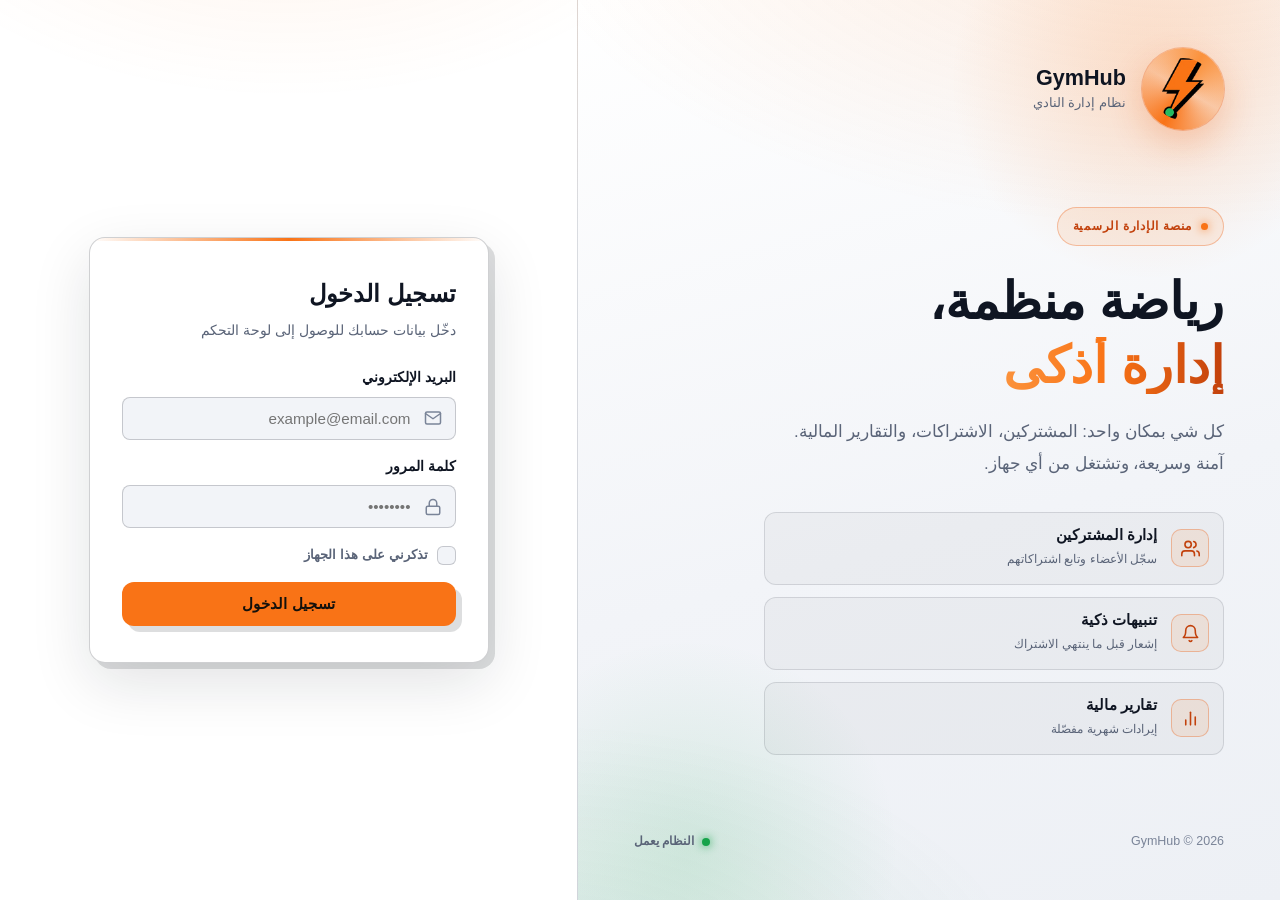
<file: dashboard/index.html>
﻿<!DOCTYPE html>
<html lang="ar" dir="rtl">
<head>
    <meta charset="UTF-8">
    <meta name="viewport" content="width=device-width, initial-scale=1.0, viewport-fit=cover">
    <meta name="theme-color" content="#14110C" media="(prefers-color-scheme: dark)">
    <meta name="theme-color" content="#F2F4F8" media="(prefers-color-scheme: light)">
    <meta http-equiv="Content-Security-Policy" content="default-src 'self'; script-src 'self'; style-src 'self' 'unsafe-inline' https://fonts.googleapis.com https://fonts.gstatic.com; font-src https://fonts.gstatic.com; img-src 'self' data:; connect-src 'self' https://ewpjrqdsnmipzwydncxf.supabase.co; object-src 'none'; base-uri 'self'; form-action 'self'">
    <title>GymHub — نظام الإدارة</title>
    <link rel="icon" type="image/png" sizes="32x32" href="favicon-32x32.png">
    <link rel="apple-touch-icon" sizes="180x180" href="apple-touch-icon.png">
    <link rel="preconnect" href="https://fonts.googleapis.com">
    <link rel="preconnect" href="https://fonts.gstatic.com" crossorigin>
    <link href="https://fonts.googleapis.com/css2?family=Changa:wght@500;600;700;800&family=Cairo:wght@400;500;600;700;800&display=swap" rel="stylesheet">
    <link rel="stylesheet" href="style.css">
</head>
<body>

    <div id="toast-container" aria-live="polite"></div>


    <div id="login-view">
        <div class="login-wrap">
            <aside class="login-aside">
                <div class="login-monogram">
                    <div class="login-emblem">
                        <img class="logo" src="gymhub-logo.png" alt="شعار GymHub">
                    </div>
                    <div>
                        <h1>GymHub</h1>
                        <p>نظام إدارة النادي</p>
                    </div>
                </div>
                <div class="login-aside-body">
                    <p class="login-eyebrow">منصة الإدارة الرسمية</p>
                    <h2>رياضة منظمة،<br><span>إدارة أذكى</span></h2>
                    <p>كل شي بمكان واحد: المشتركين، الاشتراكات، والتقارير المالية. آمنة وسريعة، وتشتغل من أي جهاز.</p>
                    <ul class="login-feats">
                        <li>
                            <span class="feat-icon"><svg viewBox="0 0 24 24" fill="none" stroke="currentColor" stroke-width="2" stroke-linecap="round" stroke-linejoin="round"><path d="M17 21v-2a4 4 0 0 0-4-4H5a4 4 0 0 0-4 4v2"/><circle cx="9" cy="7" r="4"/><path d="M23 21v-2a4 4 0 0 0-3-3.87"/><path d="M16 3.13a4 4 0 0 1 0 7.75"/></svg></span>
                            <span><strong>إدارة المشتركين</strong><small>سجّل الأعضاء وتابع اشتراكاتهم</small></span>
                        </li>
                        <li>
                            <span class="feat-icon"><svg viewBox="0 0 24 24" fill="none" stroke="currentColor" stroke-width="2" stroke-linecap="round" stroke-linejoin="round"><path d="M18 8A6 6 0 0 0 6 8c0 7-3 9-3 9h18s-3-2-3-9"/><path d="M13.73 21a2 2 0 0 1-3.46 0"/></svg></span>
                            <span><strong>تنبيهات ذكية</strong><small>إشعار قبل ما ينتهي الاشتراك</small></span>
                        </li>
                        <li>
                            <span class="feat-icon"><svg viewBox="0 0 24 24" fill="none" stroke="currentColor" stroke-width="2" stroke-linecap="round" stroke-linejoin="round"><line x1="18" y1="20" x2="18" y2="10"/><line x1="12" y1="20" x2="12" y2="4"/><line x1="6" y1="20" x2="6" y2="14"/></svg></span>
                            <span><strong>تقارير مالية</strong><small>إيرادات شهرية مفصّلة</small></span>
                        </li>
                    </ul>
                </div>
                <div class="login-aside-foot">
                    <span>GymHub © 2026</span>
                    <span class="login-status"><span class="status-dot"></span> النظام يعمل</span>
                </div>
            </aside>
            <div class="login-panel">
                <div class="login-mobile-brand">
                    <img class="logo" src="gymhub-logo.png" alt="شعار GymHub">
                    <div>
                        <strong>GymHub</strong>
                        <span>نظام إدارة النادي</span>
                    </div>
                </div>
                <div class="login-card">
                    <div class="login-card-accent" aria-hidden="true"></div>
                    <h2>تسجيل الدخول</h2>
                    <p class="login-sub">دخّل بيانات حسابك للوصول إلى لوحة التحكم</p>
                    <form id="login-form" novalidate>
                        <div class="field">
                            <label for="login-email">البريد الإلكتروني</label>
                            <div class="field-control">
                                <svg viewBox="0 0 24 24" fill="none" stroke="currentColor" stroke-width="2" stroke-linecap="round" stroke-linejoin="round"><path d="M4 4h16c1.1 0 2 .9 2 2v12c0 1.1-.9 2-2 2H4c-1.1 0-2-.9-2-2V6c0-1.1.9-2 2-2z"/><polyline points="22,6 12,13 2,6"/></svg>
                                <input type="email" id="login-email" autocomplete="email" placeholder="example@email.com" required>
                            </div>
                        </div>
                        <div class="field">
                            <label for="login-password">كلمة المرور</label>
                            <div class="field-control">
                                <svg viewBox="0 0 24 24" fill="none" stroke="currentColor" stroke-width="2" stroke-linecap="round" stroke-linejoin="round"><rect x="3" y="11" width="18" height="11" rx="2"/><path d="M7 11V7a5 5 0 0 1 10 0v4"/></svg>
                                <input type="password" id="login-password" autocomplete="current-password" placeholder="••••••••" required>
                            </div>
                        </div>
                        <label class="remember-row">
                            <input type="checkbox" id="remember-me">
                            <span>تذكرني على هذا الجهاز</span>
                        </label>
                        <div id="login-error" class="form-error hidden" role="alert"></div>
                        <button type="submit" class="btn primary btn-block" id="login-btn">
                            <span class="btn-label">تسجيل الدخول</span>
                        </button>
                    </form>
                </div>
            </div>
        </div>
    </div>

    <div id="app-view" class="hidden">
        <aside class="sidebar" id="sidebar">
            <div class="sidebar-brand">
                <img class="logo small" src="gymhub-logo.png" alt="شعار GymHub">
                <div class="brand-text">
                    <strong>GymHub</strong>
                    <span>نظام الإدارة</span>
                </div>
            </div>
            <div class="nav-section-label">القائمة الرئيسية</div>
            <nav class="sidebar-nav">
                <button class="nav-item active" data-view="dashboard">
                    <svg viewBox="0 0 24 24" fill="none" stroke="currentColor" stroke-width="2" stroke-linecap="round" stroke-linejoin="round"><rect x="3" y="3" width="7" height="9" rx="1"/><rect x="14" y="3" width="7" height="5" rx="1"/><rect x="14" y="12" width="7" height="9" rx="1"/><rect x="3" y="16" width="7" height="5" rx="1"/></svg>
                    <span>الرئيسية</span>
                </button>
                <button class="nav-item" data-view="members">
                    <svg viewBox="0 0 24 24" fill="none" stroke="currentColor" stroke-width="2" stroke-linecap="round" stroke-linejoin="round"><path d="M17 21v-2a4 4 0 0 0-4-4H5a4 4 0 0 0-4 4v2"/><circle cx="9" cy="7" r="4"/><path d="M23 21v-2a4 4 0 0 0-3-3.87"/><path d="M16 3.13a4 4 0 0 1 0 7.75"/></svg>
                    <span>المشتركون</span>
                </button>
                <button class="nav-item" data-view="alerts">
                    <svg viewBox="0 0 24 24" fill="none" stroke="currentColor" stroke-width="2" stroke-linecap="round" stroke-linejoin="round"><path d="M18 8A6 6 0 0 0 6 8c0 7-3 9-3 9h18s-3-2-3-9"/><path d="M13.73 21a2 2 0 0 1-3.46 0"/></svg>
                    <span>التنبيهات</span>
                    <span class="nav-badge hidden" id="nav-alert-badge">0</span>
                </button>
                <button class="nav-item" data-view="reports">
                    <svg viewBox="0 0 24 24" fill="none" stroke="currentColor" stroke-width="2" stroke-linecap="round" stroke-linejoin="round"><line x1="18" y1="20" x2="18" y2="10"/><line x1="12" y1="20" x2="12" y2="4"/><line x1="6" y1="20" x2="6" y2="14"/></svg>
                    <span>التقارير</span>
                </button>
            </nav>
            <div class="sidebar-footer">
                <div class="user-chip">
                    <div class="avatar" id="sidebar-avatar">؟</div>
                    <div class="user-chip-text">
                        <strong id="sidebar-user-name">—</strong>
                        <span id="sidebar-user-role">موظف</span>
                    </div>
                </div>
                <button class="btn ghost btn-block" id="logout-btn">
                    <svg viewBox="0 0 24 24" fill="none" stroke="currentColor" stroke-width="2" stroke-linecap="round" stroke-linejoin="round"><path d="M9 21H5a2 2 0 0 1-2-2V5a2 2 0 0 1 2-2h4"/><polyline points="16 17 21 12 16 7"/><line x1="21" y1="12" x2="9" y2="12"/></svg>
                    <span>تسجيل الخروج</span>
                </button>
            </div>
        </aside>

        <div class="sidebar-backdrop" id="sidebar-backdrop"></div>

        <div class="main">
            <header class="topbar">
                <button class="icon-btn menu-toggle" id="menu-toggle" aria-label="القائمة">
                    <svg viewBox="0 0 24 24" fill="none" stroke="currentColor" stroke-width="2" stroke-linecap="round"><line x1="3" y1="6" x2="21" y2="6"/><line x1="3" y1="12" x2="21" y2="12"/><line x1="3" y1="18" x2="21" y2="18"/></svg>
                </button>
                <h2 id="page-title">الرئيسية</h2>
                <div class="topbar-actions">
                    <button class="icon-btn" id="theme-toggle" aria-label="التبديل بين الوضع الفاتح والداكن" title="التبديل بين الوضع الفاتح والداكن">
                        <svg class="icon-sun" viewBox="0 0 24 24" fill="none" stroke="currentColor" stroke-width="2" stroke-linecap="round" stroke-linejoin="round"><circle cx="12" cy="12" r="5"/><line x1="12" y1="1" x2="12" y2="3"/><line x1="12" y1="21" x2="12" y2="23"/><line x1="4.22" y1="4.22" x2="5.64" y2="5.64"/><line x1="18.36" y1="18.36" x2="19.78" y2="19.78"/><line x1="1" y1="12" x2="3" y2="12"/><line x1="21" y1="12" x2="23" y2="12"/><line x1="4.22" y1="19.78" x2="5.64" y2="18.36"/><line x1="18.36" y1="5.64" x2="19.78" y2="4.22"/></svg>
                        <svg class="icon-moon" viewBox="0 0 24 24" fill="none" stroke="currentColor" stroke-width="2" stroke-linecap="round" stroke-linejoin="round"><path d="M21 12.79A9 9 0 1 1 11.21 3 7 7 0 0 0 21 12.79z"/></svg>
                    </button>
                    <button class="btn primary" id="topbar-add-btn" aria-label="إضافة مشترك جديد">
                        <svg viewBox="0 0 24 24" fill="none" stroke="currentColor" stroke-width="2" stroke-linecap="round"><line x1="12" y1="5" x2="12" y2="19"/><line x1="5" y1="12" x2="19" y2="12"/></svg>
                        <span>مشترك جديد</span>
                    </button>
                </div>
            </header>

            <main class="content">
                <div id="global-loader" class="hidden">
                    <div class="spinner"></div>
                    <p>جارٍ تحميل البيانات...</p>
                </div>

                <section id="view-dashboard" class="view active">
                    <div class="stats-grid" id="dashboard-stats">
                        <div class="stat-card">
                            <div class="stat-icon dark"><svg viewBox="0 0 24 24" fill="none" stroke="currentColor" stroke-width="2" stroke-linecap="round" stroke-linejoin="round"><path d="M17 21v-2a4 4 0 0 0-4-4H5a4 4 0 0 0-4 4v2"/><circle cx="9" cy="7" r="4"/><path d="M23 21v-2a4 4 0 0 0-3-3.87"/><path d="M16 3.13a4 4 0 0 1 0 7.75"/></svg></div>
                            <div class="stat-info"><strong id="stat-total-members">0</strong><span>إجمالي المشتركين</span></div>
                        </div>
                        <div class="stat-card">
                            <div class="stat-icon gold"><svg viewBox="0 0 24 24" fill="none" stroke="currentColor" stroke-width="2" stroke-linecap="round" stroke-linejoin="round"><path d="M22 11.08V12a10 10 0 1 1-5.93-9.14"/><polyline points="22 4 12 14.01 9 11.01"/></svg></div>
                            <div class="stat-info"><strong id="stat-active">0</strong><span>اشتراكات نشطة</span></div>
                        </div>
                        <div class="stat-card">
                            <div class="stat-icon warn"><svg viewBox="0 0 24 24" fill="none" stroke="currentColor" stroke-width="2" stroke-linecap="round" stroke-linejoin="round"><path d="M10.29 3.86L1.82 18a2 2 0 0 0 1.71 3h16.94a2 2 0 0 0 1.71-3L13.71 3.86a2 2 0 0 0-3.42 0z"/><line x1="12" y1="9" x2="12" y2="13"/><line x1="12" y1="17" x2="12.01" y2="17"/></svg></div>
                            <div class="stat-info"><strong id="stat-expiring">0</strong><span>تنتهي خلال 5 أيام</span></div>
                        </div>
                        <div class="stat-card">
                            <div class="stat-icon green"><svg viewBox="0 0 24 24" fill="none" stroke="currentColor" stroke-width="2" stroke-linecap="round" stroke-linejoin="round"><line x1="12" y1="1" x2="12" y2="23"/><path d="M17 5H9.5a3.5 3.5 0 0 0 0 7h5a3.5 3.5 0 0 1 0 7H6"/></svg></div>
                            <div class="stat-info"><strong id="stat-revenue">0</strong><span>إيرادات هذا الشهر</span></div>
                        </div>
                    </div>
                    <div class="panels-grid">
                        <div class="panel">
                            <div class="panel-header">
                                <h3>أحدث المشتركين</h3>
                                <button class="link-btn" data-go-view="members">عرض الكل</button>
                            </div>
                            <div class="table-wrap" id="dashboard-recent-wrap">
                                <div class="empty-state">لا يوجد مشتركون بعد</div>
                            </div>
                        </div>
                        <div class="panel">
                            <div class="panel-header">
                                <h3>اشتراكات تنتهي قريبًا</h3>
                                <button class="link-btn" data-go-view="alerts">عرض الكل</button>
                            </div>
                            <div id="dashboard-expiring-wrap" class="expiring-list">
                                <div class="empty-state">لا توجد تنبيهات</div>
                            </div>
                        </div>
                    </div>
                </section>

                <section id="view-members" class="view">
                    <div class="toolbar">
                        <div class="search-box">
                            <svg viewBox="0 0 24 24" fill="none" stroke="currentColor" stroke-width="2" stroke-linecap="round" stroke-linejoin="round"><circle cx="11" cy="11" r="8"/><line x1="21" y1="21" x2="16.65" y2="16.65"/></svg>
                            <input type="search" id="member-search" placeholder="ابحث بالاسم أو رقم الهاتف...">
                        </div>
                        <div class="filter-chips" id="member-status-filter">
                            <button class="chip active" data-status="all">الكل</button>
                            <button class="chip" data-status="active">نشط</button>
                            <button class="chip" data-status="expiring_soon">قارب على الانتهاء</button>
                            <button class="chip" data-status="expired">منتهي</button>
                            <button class="chip" data-status="cancelled">ملغي</button>
                        </div>
                    </div>
                    <div class="panel">
                            <div class="table-wrap" id="members-table-wrap">
                                <table class="data-table" id="members-table">
                                    <thead>
                                        <tr>
                                            <th>المشترك</th>
                                            <th>رقم الهاتف</th>
                                            <th>الخطة</th>
                                            <th>تاريخ الانتهاء</th>
                                            <th>الحالة</th>
                                            <th>إجراءات</th>
                                        </tr>
                                    </thead>
                                    <tbody id="members-tbody">
                                        <tr><td><div class="skeleton avatar"></div></td><td><div class="skeleton"></div></td><td><div class="skeleton"></div></td><td><div class="skeleton"></div></td><td><div class="skeleton" style="width:70%"></div></td><td><div class="skeleton" style="width:60%"></div></td></tr>
                                        <tr><td><div class="skeleton avatar"></div></td><td><div class="skeleton"></div></td><td><div class="skeleton"></div></td><td><div class="skeleton"></div></td><td><div class="skeleton" style="width:70%"></div></td><td><div class="skeleton" style="width:60%"></div></td></tr>
                                        <tr><td><div class="skeleton avatar"></div></td><td><div class="skeleton"></div></td><td><div class="skeleton"></div></td><td><div class="skeleton"></div></td><td><div class="skeleton" style="width:70%"></div></td><td><div class="skeleton" style="width:60%"></div></td></tr>
                                        <tr><td><div class="skeleton avatar"></div></td><td><div class="skeleton"></div></td><td><div class="skeleton"></div></td><td><div class="skeleton"></div></td><td><div class="skeleton" style="width:70%"></div></td><td><div class="skeleton" style="width:60%"></div></td></tr>
                                        <tr><td><div class="skeleton avatar"></div></td><td><div class="skeleton"></div></td><td><div class="skeleton"></div></td><td><div class="skeleton"></div></td><td><div class="skeleton" style="width:70%"></div></td><td><div class="skeleton" style="width:60%"></div></td></tr>
                                    </tbody>
                                </table>
                                <div class="empty-state hidden" id="members-empty">
                                    <strong>لا يوجد مشتركون مطابقون</strong>
                                    <span>أضف أول مشترك للبدء في إدارة الاشتراكات</span>
                                    <button type="button" class="btn primary sm empty-action">إضافة مشترك جديد</button>
                                </div>
                            </div>
                    </div>
                </section>

                <section id="view-alerts" class="view">
                    <div class="filter-chips" id="alerts-filter">
                        <button class="chip active" data-alert-filter="expiring_soon">تنتهي خلال 5 أيام</button>
                        <button class="chip" data-alert-filter="expired">منتهية</button>
                    </div>
                    <div class="panel">
                        <div class="table-wrap" id="alerts-table-wrap">
                            <table class="data-table">
                                <thead>
                                    <tr>
                                        <th>المشترك</th>
                                        <th>رقم الهاتف</th>
                                        <th>الخطة</th>
                                        <th>تاريخ الانتهاء</th>
                                        <th>الأيام المتبقية</th>
                                        <th>تواصل</th>
                                    </tr>
                                </thead>
                                <tbody id="alerts-tbody">
                                    <tr><td><div class="skeleton"></div></td><td><div class="skeleton"></div></td><td><div class="skeleton"></div></td><td><div class="skeleton"></div></td><td><div class="skeleton" style="width:60%"></div></td><td><div class="skeleton" style="width:50%"></div></td></tr>
                                    <tr><td><div class="skeleton"></div></td><td><div class="skeleton"></div></td><td><div class="skeleton"></div></td><td><div class="skeleton"></div></td><td><div class="skeleton" style="width:60%"></div></td><td><div class="skeleton" style="width:50%"></div></td></tr>
                                    <tr><td><div class="skeleton"></div></td><td><div class="skeleton"></div></td><td><div class="skeleton"></div></td><td><div class="skeleton"></div></td><td><div class="skeleton" style="width:60%"></div></td><td><div class="skeleton" style="width:50%"></div></td></tr>
                                </tbody>
                            </table>
                            <div class="empty-state hidden" id="alerts-empty">
                                <strong>لا توجد تنبيهات حاليًا</strong>
                                <span>جميع الاشتراكات النشطة بحالة جيدة</span>
                            </div>
                        </div>
                    </div>
                </section>

                <section id="view-reports" class="view">
                    <div class="stats-grid small" id="report-stats">
                        <div class="stat-card"><div class="stat-icon dark"><svg viewBox="0 0 24 24" fill="none" stroke="currentColor" stroke-width="2" stroke-linecap="round" stroke-linejoin="round"><circle cx="12" cy="12" r="10"/><path d="M16 8l-5 5"/><path d="M16 8h-4"/><path d="M16 8v4"/></svg></div><div class="stat-info"><strong id="rep-total">0</strong><span>إجمالي الإيرادات</span></div></div>
                        <div class="stat-card"><div class="stat-icon gold"><svg viewBox="0 0 24 24" fill="none" stroke="currentColor" stroke-width="2" stroke-linecap="round" stroke-linejoin="round"><rect x="3" y="4" width="18" height="18" rx="2"/><line x1="16" y1="2" x2="16" y2="6"/><line x1="8" y1="2" x2="8" y2="6"/><line x1="3" y1="10" x2="21" y2="10"/></svg></div><div class="stat-info"><strong id="rep-month">0</strong><span>إيرادات الشهر الحالي</span></div></div>
                        <div class="stat-card"><div class="stat-icon green"><svg viewBox="0 0 24 24" fill="none" stroke="currentColor" stroke-width="2" stroke-linecap="round" stroke-linejoin="round"><path d="M20 21v-2a4 4 0 0 0-4-4H8a4 4 0 0 0-4 4v2"/><circle cx="12" cy="7" r="4"/></svg></div><div class="stat-info"><strong id="rep-members">0</strong><span>إجمالي المشتركين</span></div></div>
                        <div class="stat-card"><div class="stat-icon warn"><svg viewBox="0 0 24 24" fill="none" stroke="currentColor" stroke-width="2" stroke-linecap="round" stroke-linejoin="round"><line x1="12" y1="1" x2="12" y2="23"/><path d="M17 5H9.5a3.5 3.5 0 0 0 0 7h5a3.5 3.5 0 0 1 0 7H6"/></svg></div><div class="stat-info"><strong id="rep-avg">0</strong><span>متوسط قيمة الاشتراك</span></div></div>
                    </div>
                    <div class="panel">
                        <div class="panel-header"><h3>الإيرادات الشهرية — آخر 6 أشهر</h3></div>
                        <div id="report-chart" class="chart">
                            <div class="empty-state">لا توجد بيانات بعد</div>
                        </div>
                    </div>
                    <div class="panel">
                        <div class="panel-header"><h3>تفصيل الإيرادات حسب الشهر</h3></div>
                        <div class="table-wrap">
                            <table class="data-table">
                                <thead>
                                    <tr>
                                        <th>الشهر</th>
                                        <th>عدد الاشتراكات</th>
                                        <th>الإيرادات (شيكل)</th>
                                    </tr>
                                </thead>
                                <tbody id="report-monthly-tbody"></tbody>
                            </table>
                            <div class="empty-state hidden" id="report-empty">
                                <strong>لا توجد بيانات بعد</strong>
                                <span>أضف اشتراكات لعرض تقارير الإيرادات الشهرية</span>
                            </div>
                        </div>
                    </div>
                </section>
            </main>
        </div>
    </div>

    <div id="member-modal" class="modal-overlay hidden" role="dialog" aria-modal="true" aria-labelledby="member-modal-title">
        <div class="modal">
            <div class="modal-header">
                <h2 id="member-modal-title">إضافة مشترك جديد</h2>
                <button class="icon-btn" type="button" data-close-modal="member-modal" aria-label="إغلاق">&times;</button>
            </div>
            <form id="member-form" novalidate>
                <div class="form-section-title">بيانات المشترك</div>
                <div class="form-grid">
                    <div class="field">
                        <label for="m-name">الاسم الكامل <span class="req">*</span></label>
                        <input type="text" id="m-name" autocomplete="name" placeholder="مثال: أحمد محمد علي">
                    </div>
                    <div class="field">
                        <label for="m-phone">رقم الهاتف <span class="req">*</span></label>
                        <input type="tel" id="m-phone" autocomplete="tel" placeholder="01xxxxxxxxx" dir="ltr">
                    </div>
                    <div class="field">
                        <label for="m-email">البريد الإلكتروني</label>
                        <input type="email" id="m-email" autocomplete="email" placeholder="name@example.com" dir="ltr">
                    </div>
                    <div class="field">
                        <label for="m-birth">تاريخ الميلاد</label>
                        <input type="date" id="m-birth">
                    </div>
                    <div class="field">
                        <label for="m-gender">الجنس</label>
                        <select id="m-gender">
                            <option value="">—</option>
                            <option value="male">ذكر</option>
                            <option value="female">أنثى</option>
                            <option value="other">آخر</option>
                        </select>
                    </div>
                    <div class="field full">
                        <label for="m-notes">ملاحظات</label>
                        <textarea id="m-notes" rows="2" placeholder="أي ملاحظات إضافية..."></textarea>
                    </div>
                </div>

                <div class="form-section-title">الاشتراك</div>
                <div class="form-grid">
                    <div class="field">
                        <label for="m-plan">الخطة <span class="req">*</span></label>
                        <select id="m-plan" required></select>
                    </div>
                    <div class="field">
                        <label for="m-start">تاريخ البدء <span class="req">*</span></label>
                        <input type="date" id="m-start" required>
                    </div>
                    <div class="field">
                        <label for="m-price">المبلغ المدفوع (شيكل) <span class="req">*</span></label>
                        <input type="number" id="m-price" min="0" step="0.01" placeholder="0.00" dir="ltr" required>
                    </div>
                    <div class="field">
                        <label for="m-payment">طريقة الدفع <span class="req">*</span></label>
                        <select id="m-payment" required>
                            <option value="cash">نقدي</option>
                            <option value="card">بطاقة</option>
                            <option value="transfer">تحويل بنكي</option>
                            <option value="other">أخرى</option>
                        </select>
                    </div>
                    <div class="field">
                        <label for="m-end">تاريخ الانتهاء (محسوب تلقائيًا)</label>
                        <input type="date" id="m-end" readonly class="readonly-input">
                    </div>
                </div>

                <div id="member-form-error" class="form-error hidden" role="alert"></div>

                <div class="modal-actions">
                    <button type="button" class="btn ghost" data-close-modal="member-modal">إلغاء</button>
                    <button type="submit" class="btn primary" id="member-save-btn">
                        <span class="btn-label">حفظ المشترك</span>
                    </button>
                </div>
            </form>
        </div>
    </div>

    <div id="confirm-modal" class="modal-overlay hidden" role="dialog" aria-modal="true" aria-labelledby="confirm-title">
        <div class="modal small">
            <div class="modal-header">
                <h2 id="confirm-title">تأكيد الحذف</h2>
            </div>
            <p class="confirm-text" id="confirm-message"></p>
            <div class="modal-actions">
                <button type="button" class="btn ghost" data-close-modal="confirm-modal">إلغاء</button>
                <button type="button" class="btn danger" id="confirm-delete-btn">
                    <span class="btn-label">حذف نهائي</span>
                </button>
            </div>
        </div>
    </div>

    <script src="app.bundle.js"></script>
</body>
</html>
</file>
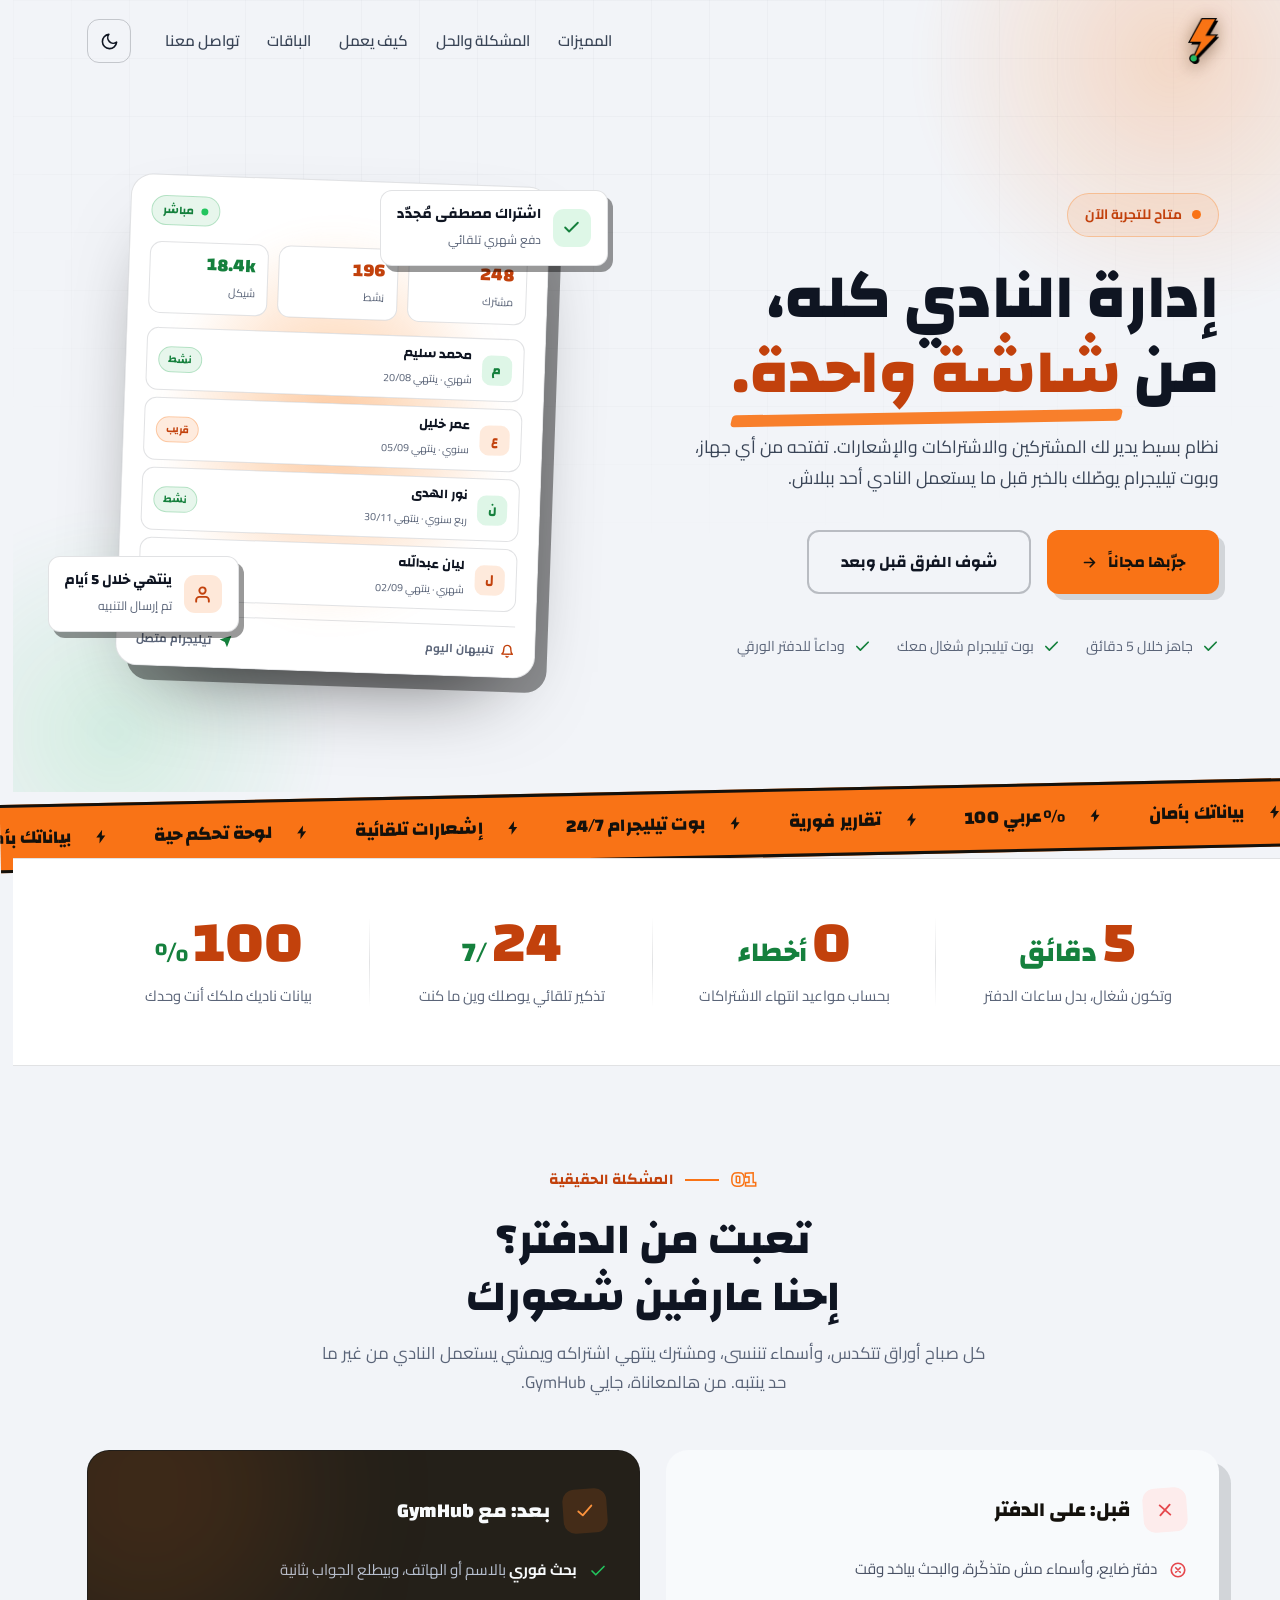
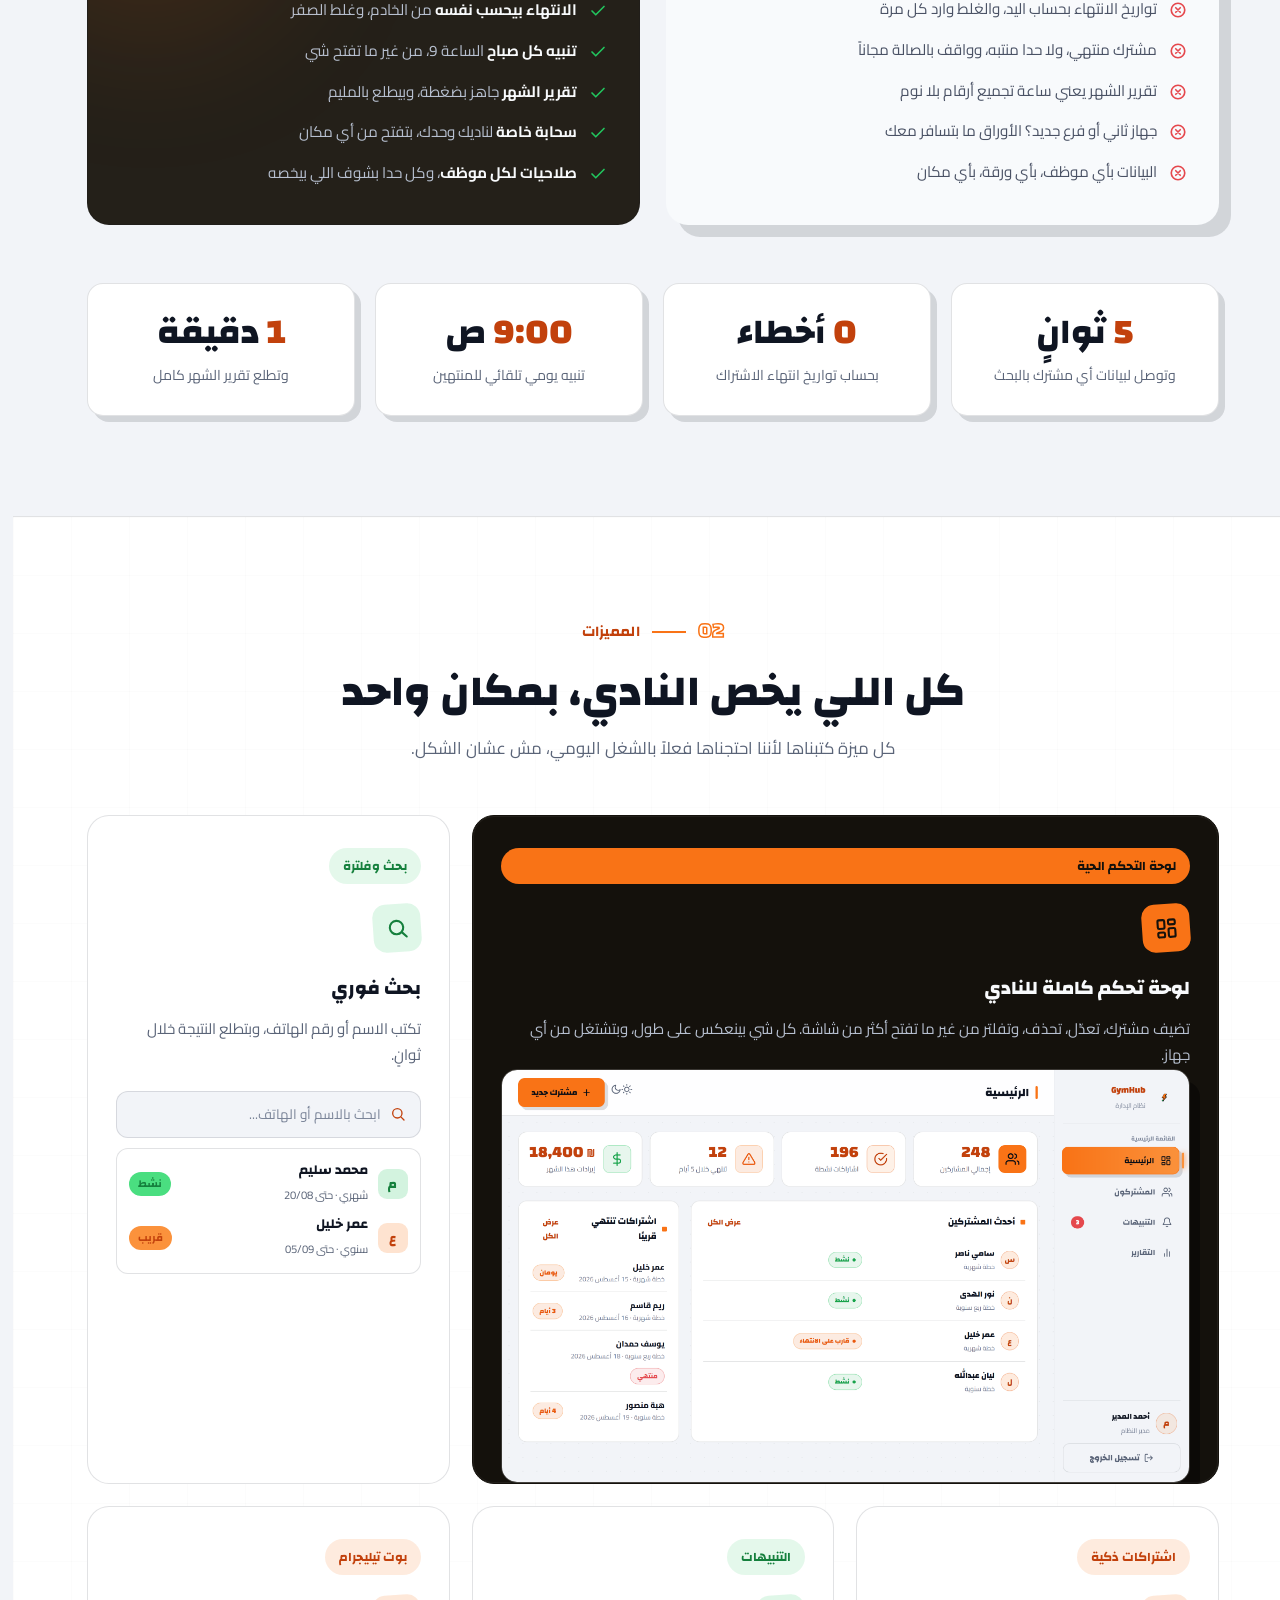
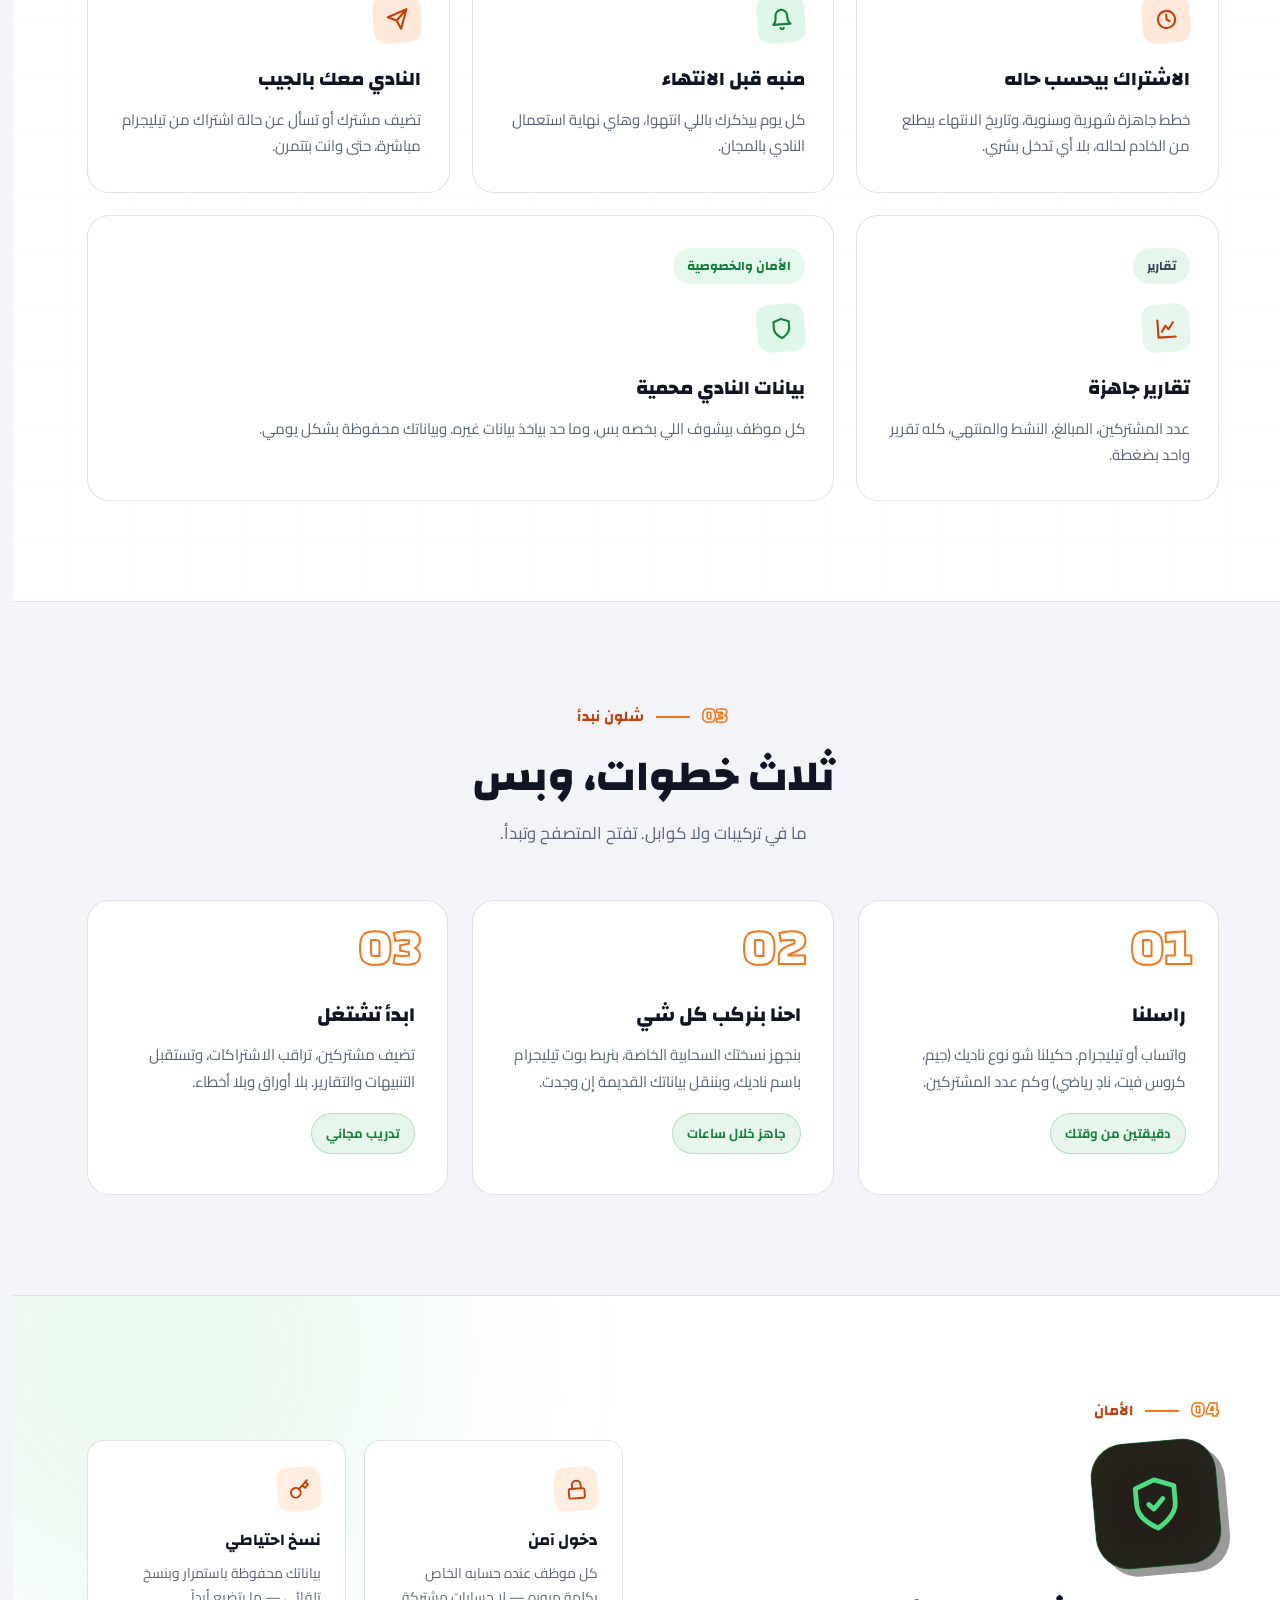
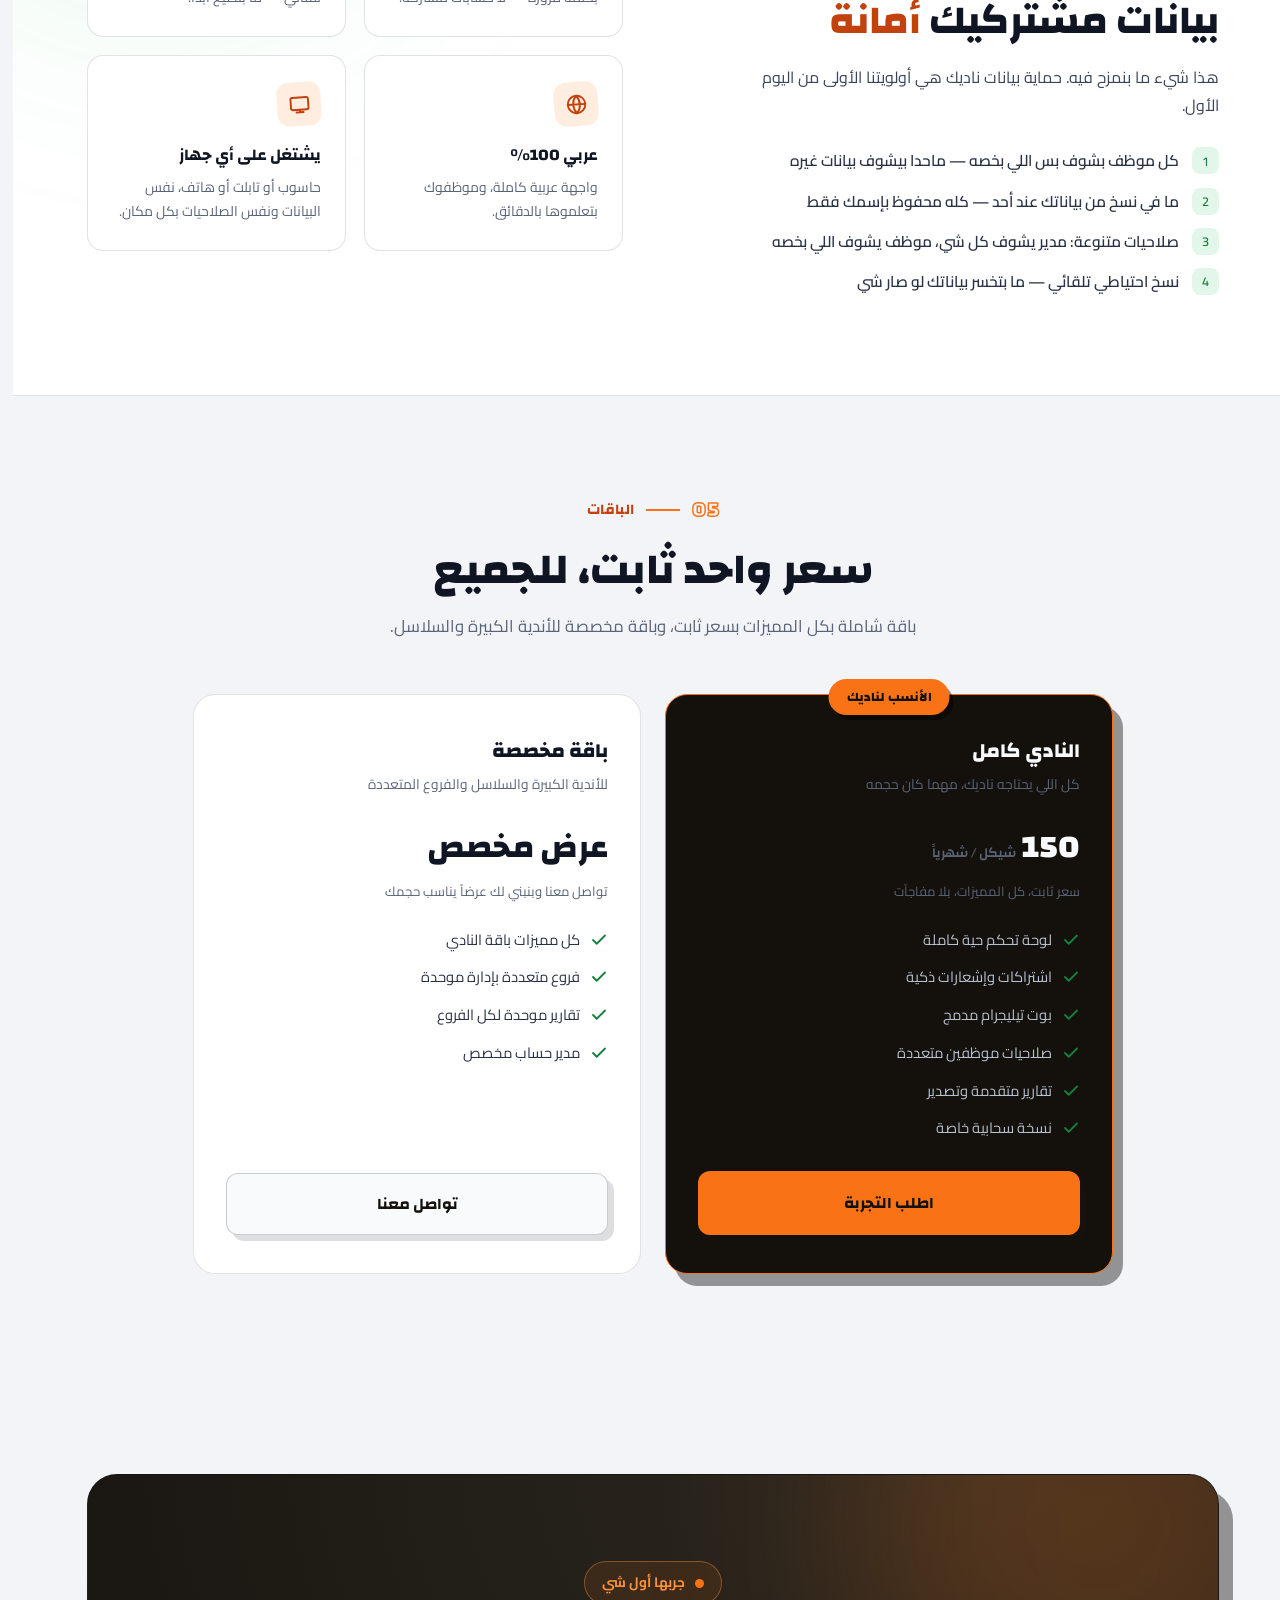
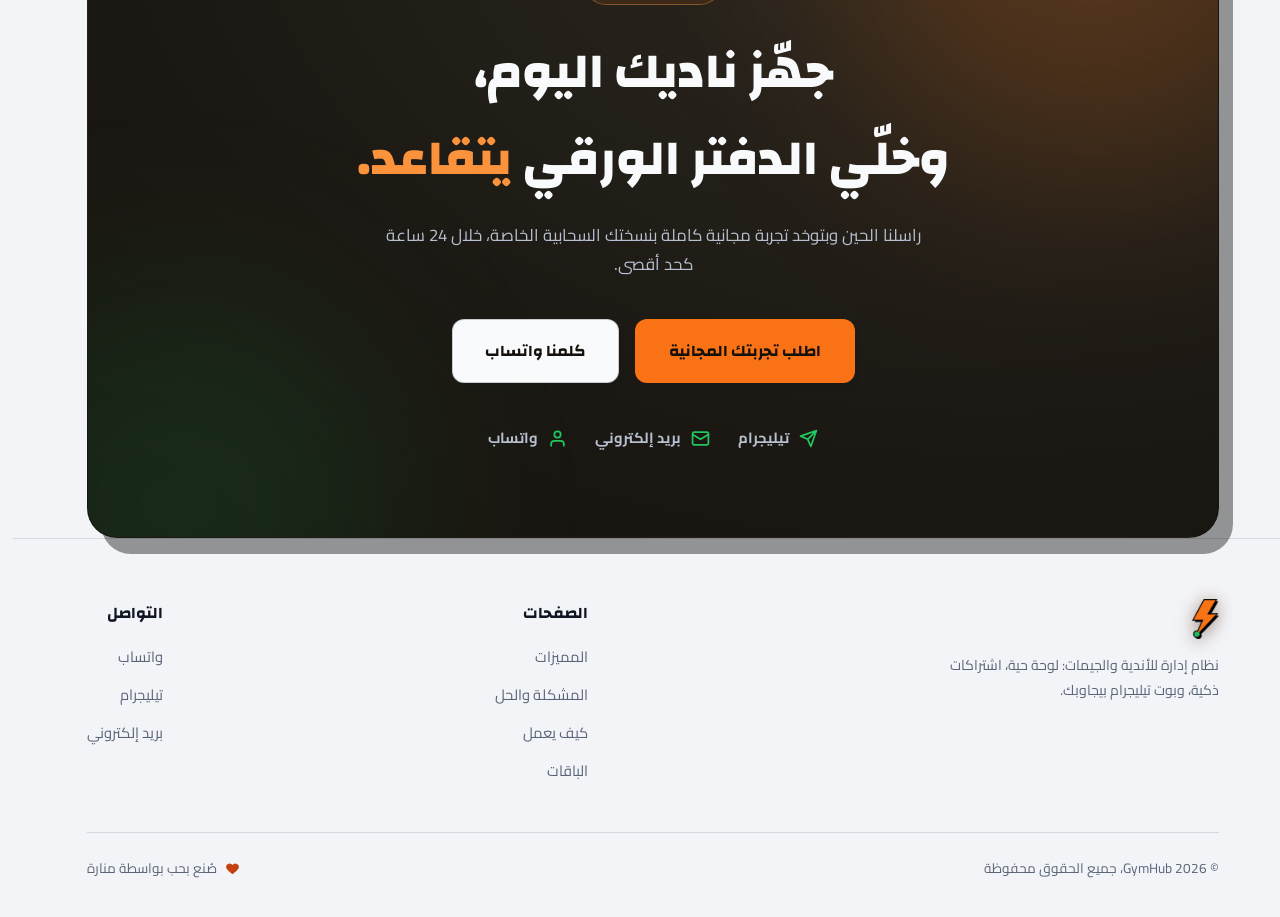
<file: landing/index.html>
﻿<!DOCTYPE html>
<html lang="ar" dir="rtl" data-theme="dark">
<head>
<meta charset="UTF-8">
<meta name="viewport" content="width=device-width, initial-scale=1.0">
<title>GymHub — نظام إدارة النوادي والجيمات | لوحة حية، بوت تيليجرام، إشعارات ذكية</title>
<meta name="description" content="GymHub: لوحة تحكم حية لإدارة المشتركين والاشتراكات والإشعارات لبضعة دقائق. بوت تيليجرام، تقارير فورية، وأمان كامل. جاهز للتجربة في ناديك.">
<link rel="icon" type="image/png" sizes="32x32" href="favicon-32x32.png">
<link rel="apple-touch-icon" sizes="180x180" href="apple-touch-icon.png">
<meta name="theme-color" content="#14110C" media="(prefers-color-scheme: dark)">
<meta name="theme-color" content="#F2F4F8" media="(prefers-color-scheme: light)">
<link rel="preconnect" href="https://fonts.googleapis.com">
<link rel="preconnect" href="https://fonts.gstatic.com" crossorigin>
<link href="https://fonts.googleapis.com/css2?family=Changa:wght@500;600;700;800&family=Cairo:wght@400;500;600;700;800&display=swap" rel="stylesheet">
<link rel="stylesheet" href="style.css">
</head>
<body>

<header>
  <nav class="nav">
    <a href="#top" class="logo" aria-label="GymHub">
      <img src="assets/logo.png" alt="GymHub" class="logo-img">
    </a>
    <div class="nav-links">
      <a href="#features">المميزات</a>
      <a href="#case">المشكلة والحل</a>
      <a href="#how">كيف يعمل</a>
      <a href="#pricing">الباقات</a>
      <a href="#contact">تواصل معنا</a>
    </div>
    <button class="theme-toggle" id="themeToggle" aria-label="التبديل إلى الوضع الفاتح">
      <svg class="icon-sun" viewBox="0 0 24 24" fill="none" stroke="currentColor" stroke-width="2" stroke-linecap="round" stroke-linejoin="round"><circle cx="12" cy="12" r="4"/><path d="M12 2v2M12 20v2M4.9 4.9l1.4 1.4M17.7 17.7l1.4 1.4M2 12h2M20 12h2M4.9 19.1l1.4-1.4M17.7 6.3l1.4-1.4"/></svg>
      <svg class="icon-moon" viewBox="0 0 24 24" fill="none" stroke="currentColor" stroke-width="2" stroke-linecap="round" stroke-linejoin="round"><path d="M21 12.8A9 9 0 1 1 11.2 3a7 7 0 0 0 9.8 9.8z"/></svg>
    </button>
    <button class="burger" id="burger" aria-label="فتح القائمة" aria-expanded="false">
      <svg viewBox="0 0 24 24" fill="none" stroke="currentColor" stroke-width="2.2" stroke-linecap="round"><path d="M4 7h16M4 12h16M4 17h16"/></svg>
    </button>
  </nav>
  <div class="mobile-menu" id="mobileMenu">
    <a href="#features">المميزات</a>
    <a href="#case">المشكلة والحل</a>
    <a href="#how">كيف يعمل</a>
    <a href="#pricing">الباقات</a>
    <a href="#contact">تواصل معنا</a>
    <a href="#contact" class="btn btn-primary">جرّب مجاناً</a>
  </div>
</header>

<section class="hero" id="top">
  <div class="hero-grid"></div>
  <div class="hero-beam"></div>
  <div class="hero-blob"></div>
  <div class="wrap">
    <div>
      <span class="badge"><span class="dot"></span> متاح للتجربة الآن</span>
      <h1>إدارة النادي كله،<br>من <span class="hl">شاشة واحدة.</span></h1>
      <p class="lead">نظام بسيط يدير لك المشتركين والاشتراكات والإشعارات. تفتحه من أي جهاز، وبوت تيليجرام يوصّلك بالخبر قبل ما يستعمل النادي أحد ببلاش.</p>
      <div class="hero-ctas">
        <a href="#contact" class="btn btn-primary">
          جرّبها مجاناً
          <svg width="17" height="17" viewBox="0 0 24 24" fill="none" stroke="currentColor" stroke-width="2.4" stroke-linecap="round" stroke-linejoin="round"><path d="M5 12h14M13 6l6 6-6 6"/></svg>
        </a>
        <a href="#case" class="btn btn-ghost">شوف الفرق قبل وبعد</a>
      </div>
      <div class="trust">
        <span><svg viewBox="0 0 24 24" fill="none" stroke="currentColor" stroke-width="2.4" stroke-linecap="round" stroke-linejoin="round"><path d="M20 6L9 17l-5-5"/></svg> جاهز خلال 5 دقائق</span>
        <span><svg viewBox="0 0 24 24" fill="none" stroke="currentColor" stroke-width="2.4" stroke-linecap="round" stroke-linejoin="round"><path d="M20 6L9 17l-5-5"/></svg> بوت تيليجرام شغال معك</span>
        <span><svg viewBox="0 0 24 24" fill="none" stroke="currentColor" stroke-width="2.4" stroke-linecap="round" stroke-linejoin="round"><path d="M20 6L9 17l-5-5"/></svg> وداعاً للدفتر الورقي</span>
      </div>
    </div>
    <div class="hero-visual">
      <div class="dash-mock" aria-hidden="true">
        <div class="dm-top">
          <span class="dm-brand">
            <svg viewBox="0 0 24 24" fill="currentColor"><path d="M13.4 2 4.6 13.4h5.1L9.1 22l8.8-11.4h-5.1L13.4 2z"/></svg>
            GymHub
          </span>
          <span class="dm-live"><span class="dm-pulse"></span> مباشر</span>
        </div>
        <div class="dm-stats">
          <div class="dm-stat"><strong>248</strong><small>مشترك</small></div>
          <div class="dm-stat"><strong>196</strong><small>نشط</small></div>
          <div class="dm-stat dm-up"><strong>18.4k</strong><small>شيكل</small></div>
        </div>
        <div class="dm-rows">
          <div class="dm-row">
            <span class="dm-av dm-av-g">م</span>
            <span class="dm-nm"><b>محمد سليم</b><small>شهري · ينتهي 20/08</small></span>
            <i class="dm-badge ok">نشط</i>
          </div>
          <div class="dm-row">
            <span class="dm-av dm-av-o">ع</span>
            <span class="dm-nm"><b>عمر خليل</b><small>سنوي · ينتهي 05/09</small></span>
            <i class="dm-badge warn">قريب</i>
          </div>
          <div class="dm-row">
            <span class="dm-av dm-av-g">ن</span>
            <span class="dm-nm"><b>نور الهدى</b><small>ربع سنوي · ينتهي 30/11</small></span>
            <i class="dm-badge ok">نشط</i>
          </div>
          <div class="dm-row">
            <span class="dm-av dm-av-o">ل</span>
            <span class="dm-nm"><b>ليان عبدالله</b><small>شهري · ينتهي 02/09</small></span>
            <i class="dm-badge warn">قريب</i>
          </div>
        </div>
        <div class="dm-foot">
          <span><svg viewBox="0 0 24 24" fill="none" stroke="currentColor" stroke-width="2.4" stroke-linecap="round" stroke-linejoin="round"><path d="M18 8A6 6 0 0 0 6 8c0 7-3 9-3 9h18s-3-2-3-9"/><path d="M13.73 21a2 2 0 0 1-3.46 0"/></svg> تنبيهان اليوم</span>
          <span class="dm-tg"><svg viewBox="0 0 24 24" fill="currentColor"><path d="M22 2L11 13M22 2l-7 20-4-9-9-4 20-7z"/></svg> تيليجرام متصل</span>
        </div>
      </div>
      <div class="float-card fc-1">
        <span class="ic"><svg viewBox="0 0 24 24" fill="none" stroke="currentColor" stroke-width="2.4" stroke-linecap="round" stroke-linejoin="round"><path d="M20 6L9 17l-5-5"/></svg></span>
        <span><b>اشتراك مصطفى مُجدّد</b><small>دفع شهري تلقائي</small></span>
      </div>
      <div class="float-card fc-2">
        <span class="ic"><svg viewBox="0 0 24 24" fill="none" stroke="currentColor" stroke-width="2.4" stroke-linecap="round" stroke-linejoin="round"><path d="M20 21v-2a4 4 0 0 0-4-4H8a4 4 0 0 0-4 4v2"/><circle cx="12" cy="7" r="4"/></svg></span>
        <span><b>ينتهي خلال 5 أيام</b><small>تم إرسال التنبيه</small></span>
      </div>
    </div>
  </div>
</section>

<div class="marquee" aria-hidden="true">
  <div class="marquee-track" id="marqueeTrack">
    <span>لوحة تحكم حية <svg viewBox="0 0 24 24" fill="currentColor"><path d="M13.4 2 4.6 13.4h5.1L9.1 22l8.8-11.4h-5.1L13.4 2z"/></svg></span>
    <span>إشعارات تلقائية <svg viewBox="0 0 24 24" fill="currentColor"><path d="M13.4 2 4.6 13.4h5.1L9.1 22l8.8-11.4h-5.1L13.4 2z"/></svg></span>
    <span>بوت تيليجرام 24/7 <svg viewBox="0 0 24 24" fill="currentColor"><path d="M13.4 2 4.6 13.4h5.1L9.1 22l8.8-11.4h-5.1L13.4 2z"/></svg></span>
    <span>تقارير فورية <svg viewBox="0 0 24 24" fill="currentColor"><path d="M13.4 2 4.6 13.4h5.1L9.1 22l8.8-11.4h-5.1L13.4 2z"/></svg></span>
    <span>عربي 100% <svg viewBox="0 0 24 24" fill="currentColor"><path d="M13.4 2 4.6 13.4h5.1L9.1 22l8.8-11.4h-5.1L13.4 2z"/></svg></span>
    <span>بياناتك بأمان <svg viewBox="0 0 24 24" fill="currentColor"><path d="M13.4 2 4.6 13.4h5.1L9.1 22l8.8-11.4h-5.1L13.4 2z"/></svg></span>
  </div>
</div>

<section class="metrics">
  <div class="wrap">
    <div class="grid">
      <div class="metric reveal"><div class="num"><span data-count="5">0</span><small>دقائق</small></div><p>وتكون شغال، بدل ساعات الدفتر</p></div>
      <div class="metric reveal"><div class="num"><span data-count="0">0</span><small>أخطاء</small></div><p>بحساب مواعيد انتهاء الاشتراكات</p></div>
      <div class="metric reveal"><div class="num"><span data-count="24">0</span><small>/7</small></div><p>تذكير تلقائي يوصلك وين ما كنت</p></div>
      <div class="metric reveal"><div class="num"><span data-count="100">0</span><small>%</small></div><p>بيانات ناديك ملكك أنت وحدك</p></div>
    </div>
  </div>
</section>

<section class="sec case" id="case">
  <div class="wrap">
    <div class="sec-head center reveal">
      <span class="kicker"><span class="knum">01</span><span class="kline"></span> المشكلة الحقيقية</span>
      <h2>تعبت من الدفتر؟ إحنا عارفين شعورك</h2>
      <p>كل صباح أوراق تتكدس، وأسماء تننسى، ومشترك ينتهي اشتراكه ويمشي يستعمل النادي من غير ما حد ينتبه. من هالمعاناة، جايي GymHub.</p>
    </div>
    <div class="panels">
      <div class="panel before reveal">
        <div class="p-head">
          <span class="ic"><svg viewBox="0 0 24 24" fill="none" stroke="currentColor" stroke-width="2.2" stroke-linecap="round" stroke-linejoin="round"><path d="M18 6L6 18M6 6l12 12"/></svg></span>
          قبل: على الدفتر
        </div>
        <ul class="case-list">
          <li class="X"><svg viewBox="0 0 24 24" fill="none" stroke="currentColor" stroke-width="2.2" stroke-linecap="round"><circle cx="12" cy="12" r="9"/><path d="M9 9l6 6M15 9l-6 6"/></svg><span>دفتر ضايع، وأسماء مش متذكّرة، والبحث بياخد وقت</span></li>
          <li class="X"><svg viewBox="0 0 24 24" fill="none" stroke="currentColor" stroke-width="2.2" stroke-linecap="round"><circle cx="12" cy="12" r="9"/><path d="M9 9l6 6M15 9l-6 6"/></svg><span>تواريخ الانتهاء بحساب اليد، والغلط وارد كل مرة</span></li>
          <li class="X"><svg viewBox="0 0 24 24" fill="none" stroke="currentColor" stroke-width="2.2" stroke-linecap="round"><circle cx="12" cy="12" r="9"/><path d="M9 9l6 6M15 9l-6 6"/></svg><span>مشترك منتهي، ولا حدا منتبه، وواقف بالصالة مجاناً</span></li>
          <li class="X"><svg viewBox="0 0 24 24" fill="none" stroke="currentColor" stroke-width="2.2" stroke-linecap="round"><circle cx="12" cy="12" r="9"/><path d="M9 9l6 6M15 9l-6 6"/></svg><span>تقرير الشهر يعني ساعة تجميع أرقام بلا نوم</span></li>
          <li class="X"><svg viewBox="0 0 24 24" fill="none" stroke="currentColor" stroke-width="2.2" stroke-linecap="round"><circle cx="12" cy="12" r="9"/><path d="M9 9l6 6M15 9l-6 6"/></svg><span>جهاز ثاني أو فرع جديد؟ الأوراق ما بتسافر معك</span></li>
          <li class="X"><svg viewBox="0 0 24 24" fill="none" stroke="currentColor" stroke-width="2.2" stroke-linecap="round"><circle cx="12" cy="12" r="9"/><path d="M9 9l6 6M15 9l-6 6"/></svg><span>البيانات بأي موظف، بأي ورقة، بأي مكان</span></li>
        </ul>
      </div>
      <div class="panel after reveal">
        <div class="p-head">
          <span class="ic"><svg viewBox="0 0 24 24" fill="none" stroke="currentColor" stroke-width="2.2" stroke-linecap="round" stroke-linejoin="round"><path d="M20 6L9 17l-5-5"/></svg></span>
          بعد: مع GymHub
        </div>
        <ul class="case-list">
          <li class="ok"><svg viewBox="0 0 24 24" fill="none" stroke="currentColor" stroke-width="2.2" stroke-linecap="round" stroke-linejoin="round"><path d="M20 6L9 17l-5-5"/></svg><span><strong>بحث فوري</strong> بالاسم أو الهاتف، وبيطلع الجواب بثانية</span></li>
          <li class="ok"><svg viewBox="0 0 24 24" fill="none" stroke="currentColor" stroke-width="2.2" stroke-linecap="round" stroke-linejoin="round"><path d="M20 6L9 17l-5-5"/></svg><span><strong>الانتهاء بيحسب نفسه</strong> من الخادم، وغلط الصفر</span></li>
          <li class="ok"><svg viewBox="0 0 24 24" fill="none" stroke="currentColor" stroke-width="2.2" stroke-linecap="round" stroke-linejoin="round"><path d="M20 6L9 17l-5-5"/></svg><span><strong>تنبيه كل صباح</strong> الساعة 9، من غير ما تفتح شي</span></li>
          <li class="ok"><svg viewBox="0 0 24 24" fill="none" stroke="currentColor" stroke-width="2.2" stroke-linecap="round" stroke-linejoin="round"><path d="M20 6L9 17l-5-5"/></svg><span><strong>تقرير الشهر</strong> جاهز بضغطة، وبيطلع بالمليم</span></li>
          <li class="ok"><svg viewBox="0 0 24 24" fill="none" stroke="currentColor" stroke-width="2.2" stroke-linecap="round" stroke-linejoin="round"><path d="M20 6L9 17l-5-5"/></svg><span><strong>سحابة خاصة</strong> لناديك وحدك، بتفتح من أي مكان</span></li>
          <li class="ok"><svg viewBox="0 0 24 24" fill="none" stroke="currentColor" stroke-width="2.2" stroke-linecap="round" stroke-linejoin="round"><path d="M20 6L9 17l-5-5"/></svg><span><strong>صلاحيات لكل موظف</strong>، وكل حدا بشوف اللي بيخصه</span></li>
        </ul>
      </div>
    </div>
    <div class="results">
      <div class="result-card reveal"><div class="big"><em>5</em> ثوانٍ</div><p>وتوصل لبيانات أي مشترك بالبحث</p></div>
      <div class="result-card reveal"><div class="big"><em>0</em> أخطاء</div><p>بحساب تواريخ انتهاء الاشتراك</p></div>
      <div class="result-card reveal"><div class="big"><em>9:00</em> ص</div><p>تنبيه يومي تلقائي للمنتهين</p></div>
      <div class="result-card reveal"><div class="big"><em>1</em> دقيقة</div><p>وتطلع تقرير الشهر كامل</p></div>
    </div>
  </div>
</section>

<section class="features sec" id="features">
  <div class="wrap">
    <div class="sec-head center reveal">
      <span class="kicker"><span class="knum">02</span><span class="kline"></span> المميزات</span>
      <h2>كل اللي يخص النادي، بمكان واحد</h2>
      <p>كل ميزة كتبناها لأننا احتجناها فعلاً بالشغل اليومي، مش عشان الشكل.</p>
    </div>
    <div class="bento">
      <div class="b-tile feature b-span2 reveal">
        <span class="tag">لوحة التحكم الحية</span>
        <div class="t-ic" style="background:var(--color-primary);color:var(--color-ink)"><svg viewBox="0 0 24 24" fill="none" stroke="currentColor" stroke-width="2.2" stroke-linecap="round" stroke-linejoin="round"><rect x="3" y="3" width="7" height="9" rx="1.5"/><rect x="14" y="3" width="7" height="5" rx="1.5"/><rect x="14" y="12" width="7" height="9" rx="1.5"/><rect x="3" y="16" width="7" height="5" rx="1.5"/></svg></div>
        <h3>لوحة تحكم كاملة للنادي</h3>
        <p>تضيف مشترك، تعدّل، تحذف، وتفلتر من غير ما تفتح أكثر من شاشة. كل شي بينعكس على طول، وبتشتغل من أي جهاز.</p>
        <div class="shot"><div class="theme-img">
          <img class="img-dark" src="dashboard-dark.png" alt="واجهة نظام GymHub" loading="lazy">
          <img class="img-light" src="dashboard-light.png" alt="واجهة نظام GymHub" loading="lazy">
        </div></div>
      </div>
      <div class="b-tile t-green reveal">
        <span class="tag">بحث وفلترة</span>
        <div class="t-ic"><svg viewBox="0 0 24 24" fill="none" stroke="currentColor" stroke-width="2.2" stroke-linecap="round"><circle cx="11" cy="11" r="7"/><path d="M21 21l-4.3-4.3"/></svg></div>
        <h3>بحث فوري</h3>
        <p>تكتب الاسم أو رقم الهاتف، وبتطلع النتيجة خلال ثوانٍ.</p>
        <div class="search-mock" aria-hidden="true">
          <svg viewBox="0 0 24 24" fill="none" stroke="currentColor" stroke-width="2" stroke-linecap="round"><circle cx="11" cy="11" r="7"/><path d="M21 21l-4.3-4.3"/></svg>
          <span>ابحث بالاسم أو الهاتف...</span>
        </div>
        <div class="search-results" aria-hidden="true">
          <div class="sr-row"><span class="sr-av" style="background:rgba(34,197,94,.2);color:var(--color-accent-text)">م</span><span><b>محمد سليم</b><small>شهري · حتى 20/08</small></span><i class="sr-ok">نشط</i></div>
          <div class="sr-row"><span class="sr-av" style="background:rgba(249,115,22,.2);color:var(--color-primary-text)">ع</span><span><b>عمر خليل</b><small>سنوي · حتى 05/09</small></span><i class="sr-warn">قريب</i></div>
        </div>
      </div>
      <div class="b-tile t-orange reveal">
        <span class="tag">اشتراكات ذكية</span>
        <div class="t-ic"><svg viewBox="0 0 24 24" fill="none" stroke="currentColor" stroke-width="2.2" stroke-linecap="round" stroke-linejoin="round"><circle cx="12" cy="12" r="9"/><path d="M12 7v5l3 2"/></svg></div>
        <h3>الاشتراك بيحسب حاله</h3>
        <p>خطط جاهزة شهرية وسنوية، وتاريخ الانتهاء بيطلع من الخادم لحاله، بلا أي تدخل بشري.</p>
      </div>
      <div class="b-tile t-green reveal">
        <span class="tag">التنبيهات</span>
        <div class="t-ic"><svg viewBox="0 0 24 24" fill="none" stroke="currentColor" stroke-width="2.2" stroke-linecap="round" stroke-linejoin="round"><path d="M18 8a6 6 0 0 0-12 0c0 7-3 9-3 9h18s-3-2-3-9"/><path d="M13.7 21a2 2 0 0 1-3.4 0"/></svg></div>
        <h3>منبه قبل الانتهاء</h3>
        <p>كل يوم بيذكرك باللي انتهوا، وهاي نهاية استعمال النادي بالمجان.</p>
      </div>
      <div class="b-tile t-orange reveal">
        <span class="tag">بوت تيليجرام</span>
        <div class="t-ic"><svg viewBox="0 0 24 24" fill="none" stroke="currentColor" stroke-width="2.2" stroke-linecap="round" stroke-linejoin="round"><path d="M22 2L11 13M22 2l-7 20-4-9-9-4 20-7z"/></svg></div>
        <h3>النادي معك بالجيب</h3>
        <p>تضيف مشترك أو تسأل عن حالة اشتراك من تيليجرام مباشرة، حتى وانت بتتمرن.</p>
      </div>
      <div class="b-tile t-paper reveal">
        <span class="tag">تقارير</span>
        <div class="t-ic"><svg viewBox="0 0 24 24" fill="none" stroke="currentColor" stroke-width="2.2" stroke-linecap="round" stroke-linejoin="round"><path d="M3 3v18h18"/><path d="M7 15l4-6 3 4 5-7"/></svg></div>
        <h3>تقارير جاهزة</h3>
        <p>عدد المشتركين، المبالغ، النشط والمنتهي، كله تقرير واحد بضغطة.</p>
      </div>
      <div class="b-tile t-green b-span2 reveal">
        <span class="tag">الأمان والخصوصية</span>
        <div class="t-ic"><svg viewBox="0 0 24 24" fill="none" stroke="currentColor" stroke-width="2.2" stroke-linecap="round" stroke-linejoin="round"><path d="M12 22s8-4 8-10V5l-8-3-8 3v7c0 6 8 10 8 10z"/></svg></div>
        <h3>بيانات النادي محمية</h3>
        <p>كل موظف بيشوف اللي بخصه بس، وما حد بياخذ بيانات غيره. وبياناتك محفوظة بشكل يومي.</p>
      </div>
    </div>
  </div>
</section>

<section class="sec how" id="how">
  <div class="wrap">
    <div class="sec-head center reveal">
      <span class="kicker"><span class="knum">03</span><span class="kline"></span> شلون نبدأ</span>
      <h2>ثلاث خطوات، وبس</h2>
      <p>ما في تركيبات ولا كوابل. تفتح المتصفح وتبدأ.</p>
    </div>
    <div class="steps">
      <div class="step reveal">
        <h3>راسلنا</h3>
        <p>واتساب أو تيليجرام. حكيلنا شو نوع ناديك (جيم، كروس فيت، نادٍ رياضي) وكم عدد المشتركين.</p>
        <span class="chip">دقيقتين من وقتك</span>
      </div>
      <div class="step reveal">
        <h3>احنا بنركب كل شي</h3>
        <p>بنجهز نسختك السحابية الخاصة، بنربط بوت تيليجرام باسم ناديك، وبننقل بياناتك القديمة إن وجدت.</p>
        <span class="chip">جاهز خلال ساعات</span>
      </div>
      <div class="step reveal">
        <h3>ابدأ تشتغل</h3>
        <p>تضيف مشتركين، تراقب الاشتراكات، وتستقبل التنبيهات والتقارير. بلا أوراق وبلا أخطاء.</p>
        <span class="chip">تدريب مجاني</span>
      </div>
    </div>
  </div>
</section>

<section class="security sec" id="security">
  <div class="wrap">
    <div class="reveal">
      <span class="kicker"><span class="knum">04</span><span class="kline"></span> الأمان</span>
      <div class="sec-shield">
        <svg viewBox="0 0 24 24" fill="none" stroke="currentColor" stroke-width="2" stroke-linecap="round" stroke-linejoin="round"><path d="M12 22s8-4 8-10V5l-8-3-8 3v7c0 6 8 10 8 10z"/><path d="M9 12l2 2 4-4"/></svg>
      </div>
      <h2>بيانات مشتركيك <em>أمانة</em></h2>
      <p class="lead">هذا شيء ما بنمزح فيه. حماية بيانات ناديك هي أولويتنا الأولى من اليوم الأول.</p>
      <ul class="sec-list">
        <li><i>1</i> كل موظف بشوف بس اللي بخصه — ماحدا بيشوف بيانات غيره</li>
        <li><i>2</i> ما في نسخ من بياناتك عند أحد — كله محفوظ بإسمك فقط</li>
        <li><i>3</i> صلاحيات متنوعة: مدير يشوف كل شي، موظف يشوف اللي بخصه</li>
        <li><i>4</i> نسخ احتياطي تلقائي — ما بتخسر بياناتك لو صار شي</li>
      </ul>
    </div>
    <div class="sec-cards">
      <div class="sec-mini reveal">
        <div class="ic"><svg viewBox="0 0 24 24" fill="none" stroke="currentColor" stroke-width="2.2" stroke-linecap="round" stroke-linejoin="round"><rect x="3" y="11" width="18" height="11" rx="2"/><path d="M7 11V7a5 5 0 0 1 10 0v4"/></svg></div>
        <h3>دخول آمن</h3>
        <p>كل موظف عنده حسابه الخاص بكلمة مروره — لا حسابات مشتركة.</p>
      </div>
      <div class="sec-mini reveal">
        <div class="ic"><svg viewBox="0 0 24 24" fill="none" stroke="currentColor" stroke-width="2.2" stroke-linecap="round" stroke-linejoin="round"><path d="M21 2l-2 2m-7.6 7.6a5.5 5.5 0 1 1-7.8 7.8 5.5 5.5 0 0 1 7.8-7.8zm0 0L15.5 7.5m0 0l3 3L22 7l-3-3m-3.5 3.5L19 4"/></svg></div>
        <h3>نسخ احتياطي</h3>
        <p>بياناتك محفوظة باستمرار وبنسخ تلقائي — ما بتضيع أبداً.</p>
      </div>
      <div class="sec-mini reveal">
        <div class="ic"><svg viewBox="0 0 24 24" fill="none" stroke="currentColor" stroke-width="2.2" stroke-linecap="round" stroke-linejoin="round"><circle cx="12" cy="12" r="10"/><path d="M2 12h20M12 2a15 15 0 0 1 0 20 15 15 0 0 1 0-20z"/></svg></div>
        <h3>عربي 100%</h3>
        <p>واجهة عربية كاملة، وموظفوك بتعلموها بالدقائق.</p>
      </div>
      <div class="sec-mini reveal">
        <div class="ic"><svg viewBox="0 0 24 24" fill="none" stroke="currentColor" stroke-width="2.2" stroke-linecap="round" stroke-linejoin="round"><rect x="2" y="4" width="20" height="14" rx="2"/><path d="M8 21h8M12 18v3"/></svg></div>
        <h3>يشتغل على أي جهاز</h3>
        <p>حاسوب أو تابلت أو هاتف، نفس البيانات ونفس الصلاحيات بكل مكان.</p>
      </div>
    </div>
  </div>
</section>

<section class="sec pricing" id="pricing">
  <div class="wrap">
    <div class="sec-head center reveal">
      <span class="kicker"><span class="knum">05</span><span class="kline"></span> الباقات</span>
      <h2>سعر واحد ثابت، للجميع</h2>
      <p>باقة شاملة بكل المميزات بسعر ثابت، وباقة مخصصة للأندية الكبيرة والسلاسل.</p>
    </div>
    <div class="grid">
      <div class="plan featured reveal">
        <span class="ribbon">الأنسب لناديك</span>
        <h3>النادي كامل</h3>
        <p class="who">كل اللي يحتاجه ناديك، مهما كان حجمه</p>
        <div class="price"><bdi>150</bdi> <small>شيكل / شهرياً</small></div>
        <p class="price-note">سعر ثابت، كل المميزات، بلا مفاجآت</p>
        <ul>
          <li><svg viewBox="0 0 24 24" fill="none" stroke="currentColor" stroke-width="2.4" stroke-linecap="round" stroke-linejoin="round"><path d="M20 6L9 17l-5-5"/></svg>لوحة تحكم حية كاملة</li>
          <li><svg viewBox="0 0 24 24" fill="none" stroke="currentColor" stroke-width="2.4" stroke-linecap="round" stroke-linejoin="round"><path d="M20 6L9 17l-5-5"/></svg>اشتراكات وإشعارات ذكية</li>
          <li><svg viewBox="0 0 24 24" fill="none" stroke="currentColor" stroke-width="2.4" stroke-linecap="round" stroke-linejoin="round"><path d="M20 6L9 17l-5-5"/></svg>بوت تيليجرام مدمج</li>
          <li><svg viewBox="0 0 24 24" fill="none" stroke="currentColor" stroke-width="2.4" stroke-linecap="round" stroke-linejoin="round"><path d="M20 6L9 17l-5-5"/></svg>صلاحيات موظفين متعددة</li>
          <li><svg viewBox="0 0 24 24" fill="none" stroke="currentColor" stroke-width="2.4" stroke-linecap="round" stroke-linejoin="round"><path d="M20 6L9 17l-5-5"/></svg>تقارير متقدمة وتصدير</li>
          <li><svg viewBox="0 0 24 24" fill="none" stroke="currentColor" stroke-width="2.4" stroke-linecap="round" stroke-linejoin="round"><path d="M20 6L9 17l-5-5"/></svg>نسخة سحابية خاصة</li>
        </ul>
        <a href="#contact" class="btn btn-primary" style="width:100%">اطلب التجربة</a>
      </div>
      <div class="plan reveal">
        <h3>باقة مخصصة</h3>
        <p class="who">للأندية الكبيرة والسلاسل والفروع المتعددة</p>
        <div class="price">عرض مخصص</div>
        <p class="price-note">تواصل معنا وبنبني لك عرضاً يناسب حجمك</p>
        <ul>
          <li><svg viewBox="0 0 24 24" fill="none" stroke="currentColor" stroke-width="2.4" stroke-linecap="round" stroke-linejoin="round"><path d="M20 6L9 17l-5-5"/></svg>كل مميزات باقة النادي</li>
          <li><svg viewBox="0 0 24 24" fill="none" stroke="currentColor" stroke-width="2.4" stroke-linecap="round" stroke-linejoin="round"><path d="M20 6L9 17l-5-5"/></svg>فروع متعددة بإدارة موحدة</li>
          <li><svg viewBox="0 0 24 24" fill="none" stroke="currentColor" stroke-width="2.4" stroke-linecap="round" stroke-linejoin="round"><path d="M20 6L9 17l-5-5"/></svg>تقارير موحدة لكل الفروع</li>
          <li><svg viewBox="0 0 24 24" fill="none" stroke="currentColor" stroke-width="2.4" stroke-linecap="round" stroke-linejoin="round"><path d="M20 6L9 17l-5-5"/></svg>مدير حساب مخصص</li>
        </ul>
        <a href="#contact" class="btn btn-paper" style="width:100%">تواصل معنا</a>
      </div>
    </div>
  </div>
</section>

<section class="final sec" id="contact">
  <div class="wrap">
    <div class="final-card reveal">
      <div class="wrap-c">
        <span class="badge"><span class="dot"></span> جربها أول شي</span>
        <h2>جهّز ناديك اليوم،<br>وخلّي الدفتر الورقي <em>يتقاعد.</em></h2>
        <p>راسلنا الحين وبتوخد تجربة مجانية كاملة بنسختك السحابية الخاصة، خلال 24 ساعة كحد أقصى.</p>
        <div class="final-ctas">
          <a href="https://t.me/Ha23_8h" target="_blank" rel="noopener" class="btn btn-primary">اطلب تجربتك المجانية</a>
          <a href="https://wa.me/972597570800" target="_blank" rel="noopener" class="btn btn-paper">كلمنا واتساب</a>
        </div>
        <div class="final-chips">
          <a href="https://t.me/Ha23_8h" target="_blank" rel="noopener"><svg viewBox="0 0 24 24" fill="none" stroke="currentColor" stroke-width="2.2" stroke-linecap="round" stroke-linejoin="round"><path d="M22 2L11 13M22 2l-7 20-4-9-9-4 20-7z"/></svg>تيليجرام</a>
          <a href="mailto:Mostafakhraisus@gmail.com"><svg viewBox="0 0 24 24" fill="none" stroke="currentColor" stroke-width="2.2" stroke-linecap="round" stroke-linejoin="round"><rect x="2" y="4" width="20" height="16" rx="2"/><path d="M22 7l-10 6L2 7"/></svg>بريد إلكتروني</a>
          <a href="https://wa.me/972597570800" target="_blank" rel="noopener"><svg viewBox="0 0 24 24" fill="none" stroke="currentColor" stroke-width="2.2" stroke-linecap="round" stroke-linejoin="round"><path d="M20 21v-2a4 4 0 0 0-4-4H8a4 4 0 0 0-4 4v2"/><circle cx="12" cy="7" r="4"/></svg>واتساب</a>
        </div>
      </div>
    </div>
  </div>
</section>

<footer>
  <div class="wrap">
    <div class="foot">
      <div class="foot-col">
        <a href="#top" class="logo" style="margin-bottom:14px">
          <img src="assets/logo.png" alt="GymHub" class="logo-img" style="height:40px">
        </a>
        <p style="font-size:.88rem;max-width:300px;margin-top:8px">نظام إدارة للأندية والجيمات: لوحة حية، اشتراكات ذكية، وبوت تيليجرام بيجاوبك.</p>
      </div>
      <div class="foot-col">
        <h4>الصفحات</h4>
        <ul>
          <li><a href="#features">المميزات</a></li>
          <li><a href="#case">المشكلة والحل</a></li>
          <li><a href="#how">كيف يعمل</a></li>
          <li><a href="#pricing">الباقات</a></li>
        </ul>
      </div>
      <div class="foot-col">
        <h4>التواصل</h4>
        <ul>
          <li><a href="https://wa.me/972597570800" target="_blank" rel="noopener">واتساب</a></li>
          <li><a href="https://t.me/Ha23_8h" target="_blank" rel="noopener">تيليجرام</a></li>
          <li><a href="mailto:Mostafakhraisus@gmail.com">بريد إلكتروني</a></li>
        </ul>
      </div>
    </div>
    <div class="foot-bottom">
      <span>© 2026 GymHub، جميع الحقوق محفوظة</span>
      <span class="made"><svg viewBox="0 0 24 24" fill="currentColor"><path d="M12 21s-7-4.6-9.5-9A5.5 5.5 0 0 1 12 6.5 5.5 5.5 0 0 1 21.5 12c-2.5 4.4-9.5 9-9.5 9z"/></svg> صُنع بحب بواسطة منارة</span>
    </div>
  </div>
</footer>

<script>
(function(){
  "use strict";

  var header = document.querySelector("header");
  function onScroll(){
    header.classList.toggle("scrolled", window.scrollY > 40);
  }
  window.addEventListener("scroll", onScroll, { passive:true });
  onScroll();

  /* Theme (dark / light) */
  var root = document.documentElement;
  function applyTheme(t){
    root.setAttribute("data-theme", t);
    var btn = document.getElementById("themeToggle");
    if (btn) btn.setAttribute("aria-label", t === "dark" ? "التبديل إلى الوضع الفاتح" : "التبديل إلى الوضع الداكن");
    try { localStorage.setItem("gymhub-theme", t); } catch (e) {}
  }
  var savedTheme = null;
  try { savedTheme = localStorage.getItem("gymhub-theme"); } catch (e) {}
  applyTheme(savedTheme || (window.matchMedia("(prefers-color-scheme: light)").matches ? "light" : "dark"));
  document.getElementById("themeToggle").addEventListener("click", function(){
    applyTheme(root.getAttribute("data-theme") === "dark" ? "light" : "dark");
  });

  var burger = document.getElementById("burger");
  var mobileMenu = document.getElementById("mobileMenu");
  burger.addEventListener("click", function(){
    var open = mobileMenu.classList.toggle("open");
    burger.setAttribute("aria-expanded", open ? "true" : "false");
    burger.setAttribute("aria-label", open ? "إغلاق القائمة" : "فتح القائمة");
  });
  mobileMenu.querySelectorAll("a").forEach(function(a){
    a.addEventListener("click", function(){ mobileMenu.classList.remove("open"); burger.setAttribute("aria-expanded","false"); });
  });

  var revealEls = document.querySelectorAll(".reveal");
  if ("IntersectionObserver" in window) {
    var ro = new IntersectionObserver(function(entries){
      entries.forEach(function(e){
        if (e.isIntersecting) { e.target.classList.add("in"); ro.unobserve(e.target); }
      });
    }, { threshold: 0.12 });
    revealEls.forEach(function(el){ ro.observe(el); });
  } else {
    revealEls.forEach(function(el){ el.classList.add("in"); });
  }

  var counters = document.querySelectorAll("[data-count]");
  var running = false;
  function animateCounter(el){
    var target = parseInt(el.getAttribute("data-count"), 10);
    var dur = 1400;
    var t0 = null;
    function step(ts){
      if (!t0) t0 = ts;
      var p = Math.min((ts - t0) / dur, 1);
      var eased = 1 - Math.pow(1 - p, 3);
      el.textContent = Math.round(target * eased);
      if (p < 1) requestAnimationFrame(step);
    }
    requestAnimationFrame(step);
  }
  function startCounters(){
    if (running) return;
    counters.forEach(function(el){ animateCounter(el); });
    running = true;
  }
  if ("IntersectionObserver" in window) {
    var metrics = document.querySelector(".metrics");
    var mo = new IntersectionObserver(function(entries){
      entries.forEach(function(e){ if (e.isIntersecting) { startCounters(); mo.disconnect(); } });
    }, { threshold: 0.3 });
    if (metrics) mo.observe(metrics);
  } else { startCounters(); }

  var track = document.getElementById("marqueeTrack");
  if (track) track.innerHTML += track.innerHTML;
})();
</script>
</body>
</html>
</file>
<file: dashboard/style.css>
﻿:root {
    color-scheme: dark;

    /* Primitives (GymHub v2 — Athletic identity) */
    --orange-400: #FB923C;
    --orange-500: #F97316;
    --orange-600: #EA580C;
    --green-400: #4ADE80;
    --green-500: #22C55E;
    --green-600: #16A34A;
    --ink-0: #14110C;
    --ink-1: #1B1813;
    --ink-2: #242019;
    --ink-3: #2E2921;
    --white: #F8FAFC;
    --gray-300: #B7C0D0;
    --gray-500: #9AA5B8;
    --gray-600: #6B7689;
    --danger-500: #E5484D;

    /* Semantic */
    --bg: var(--ink-0);
    --surface: var(--ink-1);
    --surface-2: var(--ink-2);
    --surface-3: var(--ink-3);
    --line: rgba(255, 255, 255, 0.09);
    --line-strong: rgba(255, 255, 255, 0.22);

    --gold: var(--orange-500);
    --gold-bright: var(--orange-400);
    --gold-ink: var(--orange-400);
    --gold-soft: rgba(249, 116, 21, 0.12);
    --gold-line: rgba(249, 116, 21, 0.35);
    /* ملاحظة: --gold* أسماء مستعارة تاريخية للبرتقالي (اللون الأساسي) — احتفظنا بها للتوافق */

    --accent: var(--green-500);
    --accent-ink: var(--green-400);
    --accent-soft: rgba(34, 197, 94, 0.12);
    --accent-line: rgba(34, 197, 94, 0.35);

    --text: var(--white);
    --text-muted: var(--gray-500);
    --text-faint: var(--gray-600);

    --danger: var(--danger-500);
    --danger-soft: rgba(229, 72, 77, 0.12);
    --ok: var(--green-500);
    --ok-soft: rgba(34, 197, 94, 0.12);
    --warn: var(--orange-400);
    --warn-soft: rgba(251, 146, 60, 0.14);
    --muted-chip: rgba(255, 255, 255, 0.09);

    --on-gold: var(--ink-0);
    --topbar-bg: rgba(20, 17, 12, 0.85);
    --scroll-thumb: rgba(255, 255, 255, 0.18);
    --focus-bg: var(--ink-2);
    --glass: rgba(255, 255, 255, 0.06);
    --grid-dot: rgba(255, 255, 255, 0.045);

    --shadow-hard: 6px 6px 0 rgba(0, 0, 0, 0.45);

    --radius-lg: 22px;
    --radius: 16px;
    --radius-sm: 12px;
    --radius-xs: 8px;

    --ease: cubic-bezier(0.22, 0.61, 0.36, 1);

    --font-display: 'Changa', sans-serif;
    --font-body: 'Cairo', sans-serif;
}

:root[data-theme='light'] {
    color-scheme: light;

    --bg: #F2F4F8;
    --surface: #FFFFFF;
    --surface-2: #FFFFFF;
    --surface-3: #EDF0F5;
    --line: rgba(15, 21, 34, 0.12);
    --line-strong: rgba(15, 21, 34, 0.2);

    --gold-ink: #C2410C;
    --gold-soft: rgba(249, 116, 21, 0.1);
    --gold-line: rgba(234, 88, 12, 0.32);

    --accent-ink: #15803D;
    --accent-soft: rgba(22, 163, 74, 0.1);
    --accent-line: rgba(22, 163, 74, 0.28);

    --text: #0F1522;
    --text-muted: #5A6478;
    --text-faint: #7A8498;

    --danger-soft: rgba(229, 72, 77, 0.1);
    --ok: var(--green-600);
    --ok-soft: rgba(22, 163, 74, 0.1);
    --warn: var(--orange-600);
    --warn-soft: rgba(234, 88, 12, 0.12);
    --muted-chip: rgba(0, 0, 0, 0.06);

    --topbar-bg: rgba(255, 255, 255, 0.9);
    --scroll-thumb: rgba(0, 0, 0, 0.22);
    --focus-bg: #FFFFFF;
    --glass: rgba(0, 0, 0, 0.03);
    --grid-dot: rgba(15, 21, 34, 0.055);

    --shadow-hard: 6px 6px 0 rgba(15, 21, 34, 0.14);
}

* { margin: 0; padding: 0; box-sizing: border-box; }
html { font-size: 16px; overflow-x: hidden; }
body {
    font-family: var(--font-body);
    background: var(--bg);
    color: var(--text);
    line-height: 1.65;
    min-height: 100vh;
    max-width: 100%;
    overflow-x: hidden;
    -webkit-font-smoothing: antialiased;
    text-rendering: optimizeLegibility;
}
button, a, input, select, textarea, label { touch-action: manipulation; }
button, a { -webkit-tap-highlight-color: transparent; }
h1, h2, h3, h4, strong { font-family: var(--font-display); font-weight: 800; }
.hidden { display: none !important; }

::selection { background: var(--gold); color: var(--on-gold); }
:focus-visible { outline: 3px solid var(--gold); outline-offset: 2px; }

* { scrollbar-width: thin; scrollbar-color: var(--scroll-thumb) transparent; }
*::-webkit-scrollbar { width: 8px; height: 8px; }
*::-webkit-scrollbar-thumb { background: var(--scroll-thumb); border-radius: 99px; }
*::-webkit-scrollbar-track { background: transparent; }

.btn {
    display: inline-flex;
    align-items: center;
    justify-content: center;
    gap: 8px;
    padding: 12px 24px;
    border-radius: var(--radius-sm);
    font-family: var(--font-display);
    font-weight: 800;
    font-size: 0.95rem;
    cursor: pointer;
    border: 1px solid transparent;
    transition: background var(--ease) 0.2s, color var(--ease) 0.2s, border-color var(--ease) 0.2s, transform 0.15s var(--ease), box-shadow var(--ease) 0.2s;
    white-space: nowrap;
}
.btn svg { width: 18px; height: 18px; flex-shrink: 0; }
.btn:active { transform: scale(0.97); }
.btn:disabled { opacity: 0.45; cursor: not-allowed; transform: none; }

.btn.primary { background: var(--gold); color: var(--on-gold); box-shadow: var(--shadow-hard); }
.btn.primary:hover:not(:disabled) { background: var(--gold-bright); box-shadow: 10px 10px 0 rgba(0, 0, 0, 0.4); transform: translate(-2px, -2px); }
.btn.primary:disabled { background: var(--surface-2); color: var(--text-faint); box-shadow: none; }

.btn.ghost { background: transparent; color: var(--text); border-color: var(--line-strong); }
.btn.ghost:hover:not(:disabled) { background: var(--surface-2); border-color: var(--line-strong); color: var(--text); }

.btn.danger { background: var(--danger-soft); color: var(--danger); border-color: rgba(229, 72, 77, 0.35); }
.btn.danger:hover:not(:disabled) { background: var(--danger); color: #fff; border-color: var(--danger); }

.btn-block { width: 100%; }
.btn.sm { padding: 8px 16px; font-size: 0.85rem; border-radius: var(--radius-xs); }

.icon-btn {
    display: inline-flex; align-items: center; justify-content: center;
    width: 42px; height: 42px;
    border: 1px solid transparent;
    background: transparent;
    border-radius: var(--radius-xs);
    cursor: pointer;
    color: var(--text-muted);
    font-size: 1.4rem;
    transition: background 0.15s var(--ease), color 0.15s var(--ease), transform 0.15s var(--ease);
}
.icon-btn:hover { background: var(--surface-2); color: var(--text); }
.icon-btn:active { transform: scale(0.92); }
.icon-btn svg { width: 21px; height: 21px; }

#theme-toggle { border-color: var(--line); }
#theme-toggle:hover { border-color: var(--gold-line); color: var(--gold-ink); background: var(--gold-soft); }
#theme-toggle .icon-sun { display: none; }
:root[data-theme='light'] #theme-toggle .icon-sun { display: block; }
:root[data-theme='light'] #theme-toggle .icon-moon { display: none; }

body, .sidebar, .topbar, .panel, .stat-card, .login-aside, .login-panel, .login-card, .modal, .toast, .search-box, .chip {
    transition: background 0.3s var(--ease), color 0.3s var(--ease), border-color 0.3s var(--ease);
}

.link-btn {
    background: none; border: none;
    color: var(--gold-ink);
    font-family: var(--font-display); font-weight: 800;
    font-size: 0.88rem; cursor: pointer;
    padding: 4px 8px; border-radius: var(--radius-xs);
    transition: background 0.15s var(--ease);
}
.link-btn:hover { background: var(--gold-soft); text-decoration: underline; }

.spinner {
    width: 34px; height: 34px;
    border: 3px solid rgba(249, 116, 21, 0.25);
    border-top-color: var(--gold);
    border-radius: 50%;
    animation: spin 0.8s linear infinite;
    margin: 0 auto;
}
@keyframes spin { to { transform: rotate(360deg); } }
#global-loader { text-align: center; padding: 60px 20px; color: var(--text-muted); }
#global-loader p { margin-top: 12px; font-weight: 700; }
.btn .spinner { width: 16px; height: 16px; border-width: 2px; border-color: currentColor; border-top-color: transparent; }

.skeleton {
    height: 14px; border-radius: 6px;
    background: linear-gradient(90deg, var(--line) 25%, var(--line-strong) 37%, var(--line) 63%);
    background-size: 400% 100%;
    animation: shimmer 1.4s ease infinite;
}
.skeleton.avatar { width: 34px; height: 34px; border-radius: 50%; }
@keyframes shimmer { 0% { background-position: 100% 50%; } 100% { background-position: 0 50%; } }

#toast-container {
    position: fixed; top: 18px; left: 50%;
    transform: translateX(-50%);
    z-index: 2000;
    display: flex; flex-direction: column; gap: 8px;
    width: min(92vw, 430px);
}
.toast {
    padding: 13px 18px;
    border-radius: var(--radius-sm);
    font-family: var(--font-display); font-weight: 800;
    font-size: 0.92rem;
    background: var(--surface-2);
    border: 1px solid var(--line-strong);
    color: var(--text);
    animation: toast-in 0.3s var(--ease);
}
.toast.success { border-color: rgba(34, 197, 94, 0.5); }
.toast.error { border-color: rgba(229, 72, 77, 0.55); }
.toast.info { border-color: rgba(249, 116, 21, 0.45); }
@keyframes toast-in { from { opacity: 0; transform: translateY(-12px); } to { opacity: 1; transform: none; } }

.field { display: flex; flex-direction: column; gap: 7px; }
.field label { font-family: var(--font-display); font-weight: 800; font-size: 0.86rem; color: var(--text); }
.field .req { color: var(--danger); }
.field input, .field select, .field textarea {
    padding: 12px 14px;
    border: 1px solid var(--line-strong);
    border-radius: var(--radius-xs);
    font-family: var(--font-body); font-size: 0.95rem;
    background: var(--bg);
    color: var(--text);
    width: 100%;
    transition: border-color 0.15s var(--ease), box-shadow 0.15s var(--ease), background 0.15s var(--ease);
}
.field input:hover, .field select:hover, .field textarea:hover { border-color: var(--line-strong); }
.field input:focus, .field select:focus, .field textarea:focus {
    outline: none;
    border-color: var(--gold);
    background: var(--focus-bg);
    box-shadow: 0 0 0 4px var(--gold-soft);
}
.field input.readonly-input { background: var(--surface); color: var(--text-faint); cursor: not-allowed; }
.field .hint { font-size: 0.8rem; color: var(--text-muted); }
.form-grid { display: grid; grid-template-columns: 1fr 1fr; gap: 16px; }
.form-grid .full { grid-column: 1 / -1; }
.form-error {
    background: var(--danger-soft);
    border: 1px solid rgba(229, 72, 77, 0.4);
    color: var(--danger);
    border-radius: var(--radius-xs);
    padding: 11px 14px;
    font-size: 0.9rem; font-weight: 700;
    margin-top: 14px;
}
.field.invalid input, .field.invalid select { border-color: var(--danger); box-shadow: 0 0 0 4px var(--danger-soft); }
.field .field-error { color: var(--danger); font-size: 0.8rem; font-weight: 700; }

#login-view { min-height: 100vh; display: flex; }
.login-wrap { display: flex; width: 100%; min-height: 100vh; }

.login-aside {
    position: relative;
    overflow: hidden;
    flex: 1.15;
    background:
        radial-gradient(1100px 560px at 85% -12%, rgba(249, 116, 21, 0.16), transparent 60%),
        radial-gradient(900px 520px at -5% 112%, rgba(34, 197, 94, 0.09), transparent 55%),
        linear-gradient(165deg, #201C16 0%, #14110C 58%, #19150F 100%);
    display: flex; flex-direction: column;
    justify-content: space-between;
    padding: 48px 56px;
    border-left: 1px solid var(--line);
}
.login-aside::before {
    content: '';
    position: absolute; top: -140px; right: -90px;
    width: 440px; height: 440px;
    border-radius: 50%;
    background: radial-gradient(circle, rgba(249, 116, 21, 0.2), transparent 64%);
    pointer-events: none;
}
.login-aside::after {
    content: '';
    position: absolute; bottom: -190px; left: -130px;
    width: 480px; height: 480px;
    border-radius: 50%;
    background: radial-gradient(circle, rgba(34, 197, 94, 0.1), transparent 62%);
    pointer-events: none;
}
:root[data-theme='light'] .login-aside {
    background:
        radial-gradient(1100px 560px at 85% -12%, rgba(249, 116, 21, 0.14), transparent 60%),
        radial-gradient(900px 520px at -5% 112%, rgba(22, 163, 74, 0.1), transparent 55%),
        linear-gradient(165deg, #FFFFFF 0%, #F2F4F8 58%, #EDF0F5 100%);
}
:root[data-theme='light'] .login-aside::before {
    background: radial-gradient(circle, rgba(249, 116, 21, 0.18), transparent 64%);
}
:root[data-theme='light'] .login-aside::after {
    background: radial-gradient(circle, rgba(22, 163, 74, 0.12), transparent 62%);
}
:root[data-theme='light'] .login-emblem {
    box-shadow: 0 0 0 1px var(--gold-line), 0 14px 34px rgba(234, 88, 12, 0.24);
}
.login-monogram,
.login-aside-body,
.login-aside-foot { position: relative; z-index: 1; }

.login-monogram { display: flex; align-items: center; gap: 16px; }
.login-emblem {
    width: 82px; height: 82px;
    border-radius: 50%;
    padding: 4px;
    background: conic-gradient(from 210deg, var(--gold), rgba(249, 116, 21, 0.25), var(--gold-bright), rgba(249, 116, 21, 0.25), var(--gold));
    box-shadow: 0 0 0 1px var(--gold-line), 0 14px 36px rgba(249, 116, 21, 0.22);
    animation: emblem-pulse 4.5s ease-in-out infinite;
    flex-shrink: 0;
}
@keyframes emblem-pulse {
    0%, 100% { box-shadow: 0 0 0 1px var(--gold-line), 0 14px 36px rgba(249, 116, 21, 0.2); }
    50% { box-shadow: 0 0 0 1px var(--gold-line), 0 14px 44px rgba(249, 116, 21, 0.4), 0 0 70px rgba(249, 116, 21, 0.14); }
}
.login-emblem .logo { width: 100%; height: 100%; border-radius: 50%; object-fit: contain; padding: 6px; background: transparent; }
.login-monogram h1 { font-size: 1.35rem; color: var(--text); line-height: 1.25; }
.login-monogram p { font-size: 0.82rem; color: var(--text-muted); }

.login-aside-body { max-width: 460px; }
.login-aside-body .login-eyebrow {
    display: inline-flex; align-items: center; gap: 9px;
    font-family: var(--font-display); font-weight: 800;
    font-size: 0.76rem; letter-spacing: 0.06em;
    color: var(--gold-ink);
    background: var(--gold-soft);
    border: 1px solid var(--gold-line);
    border-radius: 99px;
    padding: 7px 15px;
    margin: 0 0 24px;
}
.login-aside-body .login-eyebrow::before {
    content: '';
    width: 7px; height: 7px; border-radius: 50%;
    background: var(--gold);
    box-shadow: 0 0 10px var(--gold);
}
.login-aside-body h2 { font-size: clamp(2.2rem, 4vw, 3.2rem); line-height: 1.25; color: var(--text); }
.login-aside-body h2 span {
    background: linear-gradient(90deg, var(--gold-bright), var(--gold) 48%, var(--gold-ink));
    -webkit-background-clip: text;
    background-clip: text;
    color: transparent;
}
.login-aside-body > p { margin-top: 18px; color: var(--text-muted); font-size: 1.05rem; line-height: 1.9; }
.login-feats { list-style: none; margin-top: 32px; display: flex; flex-direction: column; gap: 12px; }
.login-feats li {
    display: flex; align-items: center; gap: 14px;
    background: var(--glass);
    border: 1px solid var(--line);
    border-radius: var(--radius-sm);
    padding: 12px 14px;
    transition: border-color 0.2s var(--ease), background 0.2s var(--ease), transform 0.2s var(--ease);
}
.login-feats li:hover { border-color: var(--gold-line); background: var(--gold-soft); transform: translateX(-4px); }
.login-feats .feat-icon {
    width: 38px; height: 38px;
    border-radius: 10px;
    background: var(--gold-soft);
    border: 1px solid var(--gold-line);
    color: var(--gold-ink);
    display: flex; align-items: center; justify-content: center;
    flex-shrink: 0;
}
.login-feats .feat-icon svg { width: 19px; height: 19px; }
.login-feats strong { display: block; font-size: 0.92rem; color: var(--text); line-height: 1.4; }
.login-feats small { font-size: 0.78rem; color: var(--text-muted); line-height: 1.4; }

.login-aside-foot {
    display: flex; align-items: center; justify-content: space-between;
    gap: 12px; font-size: 0.78rem; color: var(--text-faint);
}
.login-status { display: inline-flex; align-items: center; gap: 8px; font-weight: 700; color: var(--text-muted); }
.status-dot {
    width: 8px; height: 8px; border-radius: 50%;
    background: var(--ok);
    box-shadow: 0 0 10px var(--ok);
    animation: status-blink 2.4s ease-in-out infinite;
}
@keyframes status-blink { 0%, 100% { opacity: 1; } 50% { opacity: 0.35; } }

.login-panel {
    flex: 1;
    display: flex; align-items: center; justify-content: center;
    flex-direction: column;
    padding: 40px 32px;
    background:
        radial-gradient(700px 420px at 50% -18%, var(--gold-soft), transparent 62%),
        var(--surface);
}.login-card {
    position: relative;
    overflow: hidden;
    width: 100%; max-width: 400px;
    background: var(--surface);
    border: 1px solid var(--line-strong);
    border-radius: var(--radius);
    padding: 36px 32px;
    box-shadow: var(--shadow-hard), 0 24px 70px rgba(0, 0, 0, 0.38);
}
:root[data-theme='light'] .login-card { box-shadow: var(--shadow-hard), 0 20px 60px rgba(15, 21, 34, 0.12); }
.login-card-accent {
    position: absolute; top: 0; right: 0; left: 0; height: 3px;
    background: linear-gradient(90deg, transparent, var(--gold), transparent);
}
.login-card h2 { font-size: 1.5rem; }
.login-sub { color: var(--text-muted); font-size: 0.9rem; margin: 6px 0 24px; }
#login-form { display: flex; flex-direction: column; gap: 16px; }

.field-control { position: relative; display: flex; align-items: center; }
.field-control svg {
    position: absolute; right: 14px;
    width: 18px; height: 18px;
    color: var(--text-faint);
    pointer-events: none;
    transition: color 0.15s var(--ease);
}
.field-control input { padding-right: 44px; }
.field-control:focus-within svg { color: var(--gold); }

#login-btn { position: relative; overflow: hidden; }

.remember-row {
    display: flex; align-items: center; gap: 9px;
    font-family: var(--font-display); font-weight: 700;
    font-size: 0.84rem; color: var(--text-muted);
    cursor: pointer;
    user-select: none;
    width: fit-content;
    transition: color 0.15s var(--ease);
}
.remember-row:hover { color: var(--text); }
.remember-row input[type="checkbox"] {
    appearance: none;
    -webkit-appearance: none;
    width: 19px; height: 19px;
    border: 1.5px solid var(--line-strong);
    border-radius: 6px;
    background: var(--bg);
    cursor: pointer;
    display: inline-flex; align-items: center; justify-content: center;
    transition: background 0.15s var(--ease), border-color 0.15s var(--ease), box-shadow 0.15s var(--ease);
    flex-shrink: 0;
}
.remember-row input[type="checkbox"]:hover { border-color: var(--gold-line); }
.remember-row input[type="checkbox"]:checked {
    background: var(--gold);
    border-color: var(--gold);
    box-shadow: 0 0 0 3px var(--gold-soft);
}
.remember-row input[type="checkbox"]:checked::after {
    content: '';
    width: 9px; height: 5px;
    border-left: 2px solid var(--on-gold);
    border-bottom: 2px solid var(--on-gold);
    transform: rotate(-45deg) translate(0.5px, -1.5px);
}
.remember-row input[type="checkbox"]:focus-visible {
    outline: 3px solid var(--gold);
    outline-offset: 2px;
}
#login-btn::after {
    content: '';
    position: absolute; top: 0; bottom: 0;
    width: 42%; left: -60%;
    background: linear-gradient(100deg, transparent, rgba(255, 255, 255, 0.42), transparent);
    transform: skewX(-20deg);
    animation: btn-shine 3.4s ease-in-out infinite;
    pointer-events: none;
}
@keyframes btn-shine { 0%, 55% { left: -60%; } 85%, 100% { left: 135%; } }

.login-mobile-brand { display: none; }

.logo {
    width: 60px; height: 60px;
    background: transparent;
    display: flex; align-items: center; justify-content: center;
    border-radius: var(--radius-sm);
    flex-shrink: 0;
    object-fit: contain;
    padding: 6px;
}

#app-view { display: flex; min-height: 100vh; }

.sidebar {
    width: 252px;
    background: var(--bg);
    border-left: 1px solid var(--line);
    display: flex; flex-direction: column;
    padding: 24px 16px 18px;
    position: fixed; top: 0; right: 0; bottom: 0;
    z-index: 100;
    transition: transform 0.3s var(--ease);
}
.sidebar-brand { display: flex; align-items: center; gap: 13px; padding: 0 8px 22px; border-bottom: 1px solid var(--line); }
.logo.small { width: 44px; height: 44px; font-size: 1.35rem; border-radius: var(--radius-xs); }
.brand-text strong { display: block; font-size: 1.05rem; color: var(--gold-ink); }
.brand-text span { font-size: 0.75rem; color: var(--text-faint); }

.nav-section-label {
    font-size: 0.68rem; font-weight: 800;
    color: var(--text-faint);
    letter-spacing: 0.04em;
    padding: 18px 10px 8px;
}
.sidebar-nav { flex: 1; display: flex; flex-direction: column; gap: 5px; }
.nav-item {
    display: flex; align-items: center; gap: 12px;
    padding: 11px 14px;
    background: transparent;
    border: 1px solid transparent;
    border-radius: var(--radius-sm);
    color: var(--text-muted);
    font-family: var(--font-display); font-weight: 700;
    font-size: 0.94rem; cursor: pointer;
    transition: all 0.18s var(--ease);
    text-align: right; width: 100%;
    position: relative;
}
.nav-item svg { width: 20px; height: 20px; flex-shrink: 0; }
.nav-item:hover { background: var(--surface); color: var(--text); }
.nav-item.active {
    background: linear-gradient(90deg, var(--gold), var(--gold-bright));
    border-color: var(--gold);
    color: var(--on-gold);
    box-shadow: var(--shadow-hard);
    transform: translate(-2px, -2px);
}
.nav-item.active svg { color: var(--on-gold); }
.nav-item.active::before {
    content: '';
    position: absolute; right: -10px; top: 10px; bottom: 10px;
    width: 4px; border-radius: 99px;
    background: var(--gold-bright);
    box-shadow: 0 0 10px var(--gold);
}
.nav-badge {
    margin-right: auto;
    background: var(--danger); color: #fff;
    font-size: 0.72rem; font-family: var(--font-display); font-weight: 800;
    padding: 1px 9px; border-radius: 99px;
}
.nav-item.active .nav-badge { background: var(--bg); color: var(--gold-ink); }

.sidebar-footer { border-top: 1px solid var(--line); padding-top: 16px; display: flex; flex-direction: column; gap: 10px; }
.user-chip { display: flex; align-items: center; gap: 11px; padding: 2px 6px; }
.avatar {
    width: 40px; height: 40px;
    border-radius: 50%;
    background: var(--gold-soft);
    border: 1px solid var(--gold-line);
    color: var(--gold-ink);
    font-family: var(--font-display); font-weight: 800;
    display: flex; align-items: center; justify-content: center;
    flex-shrink: 0;
}
.avatar.sm { width: 34px; height: 34px; font-size: 0.88rem; background: rgba(249,116,21,0.14); }
.user-chip-text strong { display: block; font-size: 0.9rem; color: var(--text); }
.user-chip-text span { font-size: 0.75rem; color: var(--text-faint); }
.sidebar .btn.ghost { border-color: var(--line); color: var(--text-muted); }
.sidebar .btn.ghost:hover { border-color: var(--gold-line); color: var(--gold-ink); background: transparent; }

.main { flex: 1; margin-right: 252px; display: flex; flex-direction: column; min-width: 0; }

.topbar {
    display: flex; align-items: center; gap: 14px;
    padding: 15px 30px;
    background: var(--topbar-bg);
    backdrop-filter: blur(12px);
    border-bottom: 1px solid var(--line);
    position: sticky; top: 0; z-index: 90;
}
.topbar h2 { font-size: 1.35rem; flex: 1; display: flex; align-items: center; gap: 12px; }
.topbar h2::before { content: ''; width: 4px; height: 24px; background: var(--gold); border-radius: 99px; }
.topbar-actions { display: flex; gap: 10px; }
.menu-toggle { display: none; }
.sidebar-backdrop { display: none; }
body.sidebar-open { overflow: hidden; }

.content {
    padding: 30px 30px 56px; max-width: 1280px; width: 100%; margin: 0 auto;
    background-image: radial-gradient(circle, var(--grid-dot) 1px, transparent 1px);
    background-size: 26px 26px;
}

.view { display: none; }
.view.active { display: block; animation: view-in 0.3s var(--ease); }
@keyframes view-in { from { opacity: 0; transform: translateY(8px); } to { opacity: 1; transform: none; } }

.stats-grid {
    display: grid;
    grid-template-columns: repeat(4, 1fr);
    gap: 14px;
    margin-bottom: 26px;
}
.stat-card {
    background: var(--surface);
    border: 1px solid var(--line);
    border-radius: var(--radius);
    padding: 20px;
    display: flex; align-items: center; gap: 15px;
    transition: transform 0.2s var(--ease), border-color 0.2s var(--ease), background 0.2s var(--ease);
    position: relative;
    overflow: hidden;
}
.stat-card::before {
    content: '';
    position: absolute; inset: 0;
    background: radial-gradient(240px 130px at 100% 0%, var(--gold-soft), transparent 70%);
    opacity: 0;
    transition: opacity 0.25s var(--ease);
    pointer-events: none;
}
.stat-card::after {
    content: '';
    position: absolute; top: 0; right: 0; left: 0;
    height: 2px;
    background: linear-gradient(90deg, var(--gold), var(--accent));
    opacity: 0;
    transition: opacity 0.2s var(--ease);
}
.stat-card:hover { transform: translateY(-3px); border-color: var(--gold-line); background: var(--surface-2); box-shadow: 0 12px 26px -18px rgba(0, 0, 0, 0.6); }
.stat-card:hover::after { opacity: 1; }
.stat-card:hover::before { opacity: 1; }
.stat-icon {
    width: 52px; height: 52px;
    border-radius: var(--radius-sm);
    display: flex; align-items: center; justify-content: center;
    flex-shrink: 0;
    border: 1px solid transparent;
}
.stat-icon svg { width: 26px; height: 26px; }
.stat-icon.dark { background: var(--gold); color: var(--on-gold); }
.stat-icon.gold { background: var(--gold-soft); color: var(--gold-ink); border-color: var(--gold-line); }
.stat-icon.warn { background: var(--warn-soft); color: var(--warn); border-color: rgba(251, 146, 60, 0.35); }
.stat-icon.green { background: var(--ok-soft); color: var(--ok); border-color: rgba(34, 197, 94, 0.35); }
.stat-info { min-width: 0; }
.stat-info strong { display: block; font-size: 1.85rem; line-height: 1.15; color: var(--gold-ink); font-variant-numeric: tabular-nums; }
.stat-info span { font-size: 0.8rem; color: var(--text-muted); }
.stats-grid.small .stat-card { padding: 16px; }
.stats-grid.small .stat-info strong { font-size: 1.35rem; }

.panels-grid { display: grid; grid-template-columns: 1fr 1fr; gap: 22px; }
.panel {
    background: var(--surface);
    border: 1px solid var(--line);
    border-radius: var(--radius);
    padding: 22px;
    margin-bottom: 22px;
}
.panel-header { display: flex; align-items: center; justify-content: space-between; margin-bottom: 16px; gap: 10px; }
.panel-header h3 { font-size: 1.05rem; display: flex; align-items: center; gap: 10px; }
.panel-header h3::before {
    content: '';
    width: 9px; height: 9px;
    background: var(--gold);
    border-radius: 2px;
    flex-shrink: 0;
}
.panel-header .link-btn { color: var(--gold-ink); }

.table-wrap { overflow-x: auto; }
.data-table { width: 100%; border-collapse: collapse; min-width: 600px; }
.data-table th {
    text-align: right;
    font-family: var(--font-display);
    font-size: 0.75rem;
    color: var(--text-muted);
    font-weight: 800;
    letter-spacing: 0.02em;
    padding: 10px 12px;
    border-bottom: 1px solid var(--gold-line);
    white-space: nowrap;
}
.data-table td {
    padding: 13px 12px;
    border-bottom: 1px solid var(--line);
    font-size: 0.92rem;
    vertical-align: middle;
    transition: background 0.15s var(--ease);
}
.data-table tbody tr:hover td { background: rgba(249, 116, 21, 0.06); }
.data-table tbody tr:last-child td { border-bottom: none; }

.member-cell { display: flex; align-items: center; gap: 11px; }
.member-cell strong { display: block; font-size: 0.93rem; color: var(--text); }
.member-cell span { font-size: 0.75rem; color: var(--text-faint); }

.actions-cell { display: flex; gap: 7px; }
.action-btn {
    display: inline-flex; align-items: center; justify-content: center;
    width: 34px; height: 34px;
    border: 1px solid var(--line-strong);
    border-radius: var(--radius-xs);
    cursor: pointer;
    background: transparent;
    color: var(--text-muted);
    transition: all 0.15s var(--ease);
}
.action-btn svg { width: 16px; height: 16px; }
.action-btn:hover { transform: translateY(-1px); }
.action-btn.edit:hover { background: var(--gold); border-color: var(--gold); color: var(--bg); }
.action-btn.delete:hover { background: var(--danger); border-color: var(--danger); color: #fff; }

.badge {
    display: inline-flex; align-items: center; gap: 6px;
    font-family: var(--font-display); font-weight: 800;
    font-size: 0.75rem;
    padding: 4px 11px;
    border-radius: 99px;
    border: 1px solid transparent;
    white-space: nowrap;
}
.badge::before { content: ''; width: 6px; height: 6px; border-radius: 50%; background: currentColor; }
.badge.active { background: var(--ok-soft); color: var(--ok); border-color: rgba(34, 197, 94, 0.4); }
.badge.expiring_soon { background: var(--warn-soft); color: var(--warn); border-color: rgba(251, 146, 60, 0.4); }
.badge.expired { background: var(--danger-soft); color: var(--danger); border-color: rgba(229, 72, 77, 0.4); }
.badge.cancelled, .badge.pending { background: var(--muted-chip); color: var(--text-muted); border-color: var(--line-strong); }

.empty-state {
    display: flex; flex-direction: column; align-items: center; justify-content: center;
    gap: 12px;
    text-align: center;
    color: var(--text-muted);
    padding: 44px 20px;
    font-size: 0.92rem;
    border: 1.5px dashed var(--line-strong);
    border-radius: var(--radius);
    background: var(--surface);
    margin: 6px 0;
}
.empty-state strong { font-size: 1rem; color: var(--text); }
.empty-state::before {
    content: '';
    width: 46px; height: 46px;
    background: var(--text-faint);
    opacity: 0.55;
    -webkit-mask: url("data:image/svg+xml,<svg xmlns='http://www.w3.org/2000/svg' viewBox='0 0 24 24' fill='none' stroke='black' stroke-width='1.6' stroke-linecap='round' stroke-linejoin='round'><polyline points='22 12 16 12 14 15 10 15 8 12 2 12'/><path d='M5.45 5.11 2 12v6a2 2 0 0 0 2 2h16a2 2 0 0 0 2-2v-6l-3.45-6.89A2 2 0 0 0 16.76 4H7.24a2 2 0 0 0-1.79 1.11z'/></svg>") center/contain no-repeat;
    mask: url("data:image/svg+xml,<svg xmlns='http://www.w3.org/2000/svg' viewBox='0 0 24 24' fill='none' stroke='black' stroke-width='1.6' stroke-linecap='round' stroke-linejoin='round'><polyline points='22 12 16 12 14 15 10 15 8 12 2 12'/><path d='M5.45 5.11 2 12v6a2 2 0 0 0 2 2h16a2 2 0 0 0 2-2v-6l-3.45-6.89A2 2 0 0 0 16.76 4H7.24a2 2 0 0 0-1.79 1.11z'/></svg>") center/contain no-repeat;
}

.expiring-item {
    display: flex; align-items: center; justify-content: space-between; gap: 12px;
    padding: 13px 4px;
    border-bottom: 1px solid var(--line);
    flex-wrap: wrap;
}
.expiring-item:last-child { border-bottom: none; }
.expiring-item .name { font-weight: 800; font-size: 0.92rem; }
.expiring-item .meta { font-size: 0.77rem; color: var(--text-faint); }
.days {
    font-family: var(--font-display); font-weight: 800;
    font-size: 0.78rem;
    padding: 4px 12px;
    border-radius: 99px;
    background: var(--warn-soft); color: var(--warn);
    border: 1px solid rgba(251, 146, 60, 0.4);
    white-space: nowrap;
}
.days.expired-days { background: var(--danger-soft); color: var(--danger); border-color: rgba(229, 72, 77, 0.4); }

.toolbar {
    display: flex; align-items: center; justify-content: space-between; gap: 14px;
    margin-bottom: 20px;
    flex-wrap: wrap;
}
.search-box {
    display: flex; align-items: center; gap: 10px;
    background: var(--surface);
    border: 1px solid var(--line-strong);
    border-radius: var(--radius-sm);
    padding: 0 14px;
    flex: 1; min-width: 250px; max-width: 440px;
    transition: border-color 0.15s var(--ease), box-shadow 0.15s var(--ease);
}
.search-box:focus-within { border-color: var(--gold); box-shadow: 0 0 0 4px var(--gold-soft); }
.search-box svg { width: 18px; height: 18px; color: var(--text-faint); flex-shrink: 0; }
.search-box input {
    border: none; outline: none; background: transparent;
    padding: 13px 0;
    font-family: var(--font-body); font-size: 0.95rem;
    color: var(--text); width: 100%;
}
.search-box input::placeholder { color: var(--text-faint); }
.search-box input:focus-visible { outline: none; }

.filter-chips { display: flex; gap: 8px; flex-wrap: wrap; }
.chip {
    padding: 8px 18px;
    border: 1px solid var(--line-strong);
    background: var(--surface);
    border-radius: 99px;
    font-family: var(--font-display); font-weight: 800;
    font-size: 0.84rem;
    color: var(--text-muted);
    cursor: pointer;
    transition: all 0.15s var(--ease);
}
.chip:hover { border-color: var(--gold-line); color: var(--text); }
.chip.active { background: var(--gold); border-color: var(--gold); color: var(--on-gold); }

.chart {
    display: flex; align-items: flex-end; gap: 14px;
    height: 230px;
    padding: 18px 4px 0;
}
.chart-bar-group { flex: 1; display: flex; flex-direction: column; align-items: center; gap: 8px; height: 100%; justify-content: flex-end; min-width: 0; }
.chart-bar-value { font-family: var(--font-display); font-weight: 800; font-size: 0.76rem; color: var(--text-muted); font-variant-numeric: tabular-nums; }
.chart-bar {
    width: 100%; max-width: 56px;
    min-height: 6px;
    background: var(--gold);
    border-radius: 6px 6px 0 0;
    transition: height 0.4s var(--ease);
}
.chart-bar.zero { background: var(--line-strong); }
.chart-bar-group:hover .chart-bar { background: var(--gold-bright); }
.chart-bar-label { font-size: 0.76rem; color: var(--text-faint); font-weight: 700; white-space: nowrap; }

.modal-overlay {
    position: fixed; inset: 0;
    background: rgba(0, 0, 0, 0.72);
    backdrop-filter: blur(6px);
    z-index: 500;
    display: flex; align-items: flex-start; justify-content: center;
    padding: 28px 16px;
    overflow-y: auto;
    animation: fade-in 0.2s var(--ease);
}
@keyframes fade-in { from { opacity: 0; } to { opacity: 1; } }
.modal {
    background: var(--surface);
    border: 1px solid var(--line-strong);
    border-radius: var(--radius-lg);
    width: 100%; max-width: 660px;
    padding: 28px;
    margin: auto 0;
    animation: modal-in 0.25s var(--ease);
}
@keyframes modal-in { from { opacity: 0; transform: translateY(16px); } to { opacity: 1; transform: none; } }
.modal.small { max-width: 430px; }
.modal-header { display: flex; align-items: center; justify-content: space-between; margin-bottom: 22px; }
.modal-header h2 { font-size: 1.25rem; display: flex; align-items: center; gap: 10px; }
.modal-header h2::before { content: ''; width: 9px; height: 9px; background: var(--gold); border-radius: 2px; }
.modal-actions { display: flex; justify-content: flex-end; gap: 10px; margin-top: 24px; }
.confirm-text { font-size: 0.98rem; color: var(--text-muted); line-height: 1.9; }
.confirm-text strong { color: var(--text); }

.form-section-title {
    font-family: var(--font-display); font-weight: 800;
    font-size: 0.92rem;
    color: var(--gold-ink);
    border-bottom: 1px solid var(--gold-line);
    padding-bottom: 8px;
    margin: 22px 0 16px;
}
.form-section-title:first-of-type { margin-top: 0; }

@media (max-width: 1200px) {
    .stats-grid { grid-template-columns: repeat(2, 1fr); }
    .stats-grid.small { grid-template-columns: repeat(2, 1fr); }
}

@media (max-width: 1024px) {
    .panels-grid { grid-template-columns: 1fr; }
    .login-wrap { flex-direction: column; }
    .login-aside {
        display: flex;
        flex: none;
        padding: calc(24px + env(safe-area-inset-top)) 22px 50px;
        border-left: none;
        border-bottom: 1px solid var(--line);
    }
    .login-monogram { gap: 12px; }
    .login-emblem { width: 54px; height: 54px; }
    .login-monogram h1 { font-size: 1.02rem; }
    .login-monogram p { font-size: 0.74rem; }
    .login-aside-body { max-width: none; }
    .login-aside-body .login-eyebrow { margin-bottom: 13px; padding: 6px 13px; font-size: 0.72rem; }
    .login-aside-body h2 { font-size: 1.55rem; }
    .login-aside-body > p { display: none; }
    .login-feats { margin-top: 16px; gap: 8px; }
    .login-feats li { padding: 9px 12px; gap: 11px; }
    .login-feats .feat-icon { width: 32px; height: 32px; }
    .login-feats .feat-icon svg { width: 16px; height: 16px; }
    .login-feats strong { font-size: 0.84rem; }
    .login-aside-foot { display: none; }
    .login-panel { padding: 0 18px calc(34px + env(safe-area-inset-bottom)); }
    .login-card { margin-top: -38px; max-width: none; }
    .login-mobile-brand { display: none; }
}

@media (max-height: 720px) and (max-width: 1024px) {
    .login-feats { display: none; }
    .login-aside { padding-bottom: 44px; }
}

@media (max-width: 768px) {
    .sidebar { transform: translateX(100%); width: min(276px, 86vw); }
    .sidebar.open { transform: translateX(0); box-shadow: -24px 0 60px rgba(0, 0, 0, 0.55); }
    .sidebar { padding-bottom: calc(18px + env(safe-area-inset-bottom)); }
    .main { margin-right: 0; }
    .menu-toggle { display: inline-flex; }
    .topbar { padding: calc(12px + env(safe-area-inset-top)) 16px; }
    .topbar h2 { font-size: 1.1rem; }
    .content { padding: 20px 16px calc(56px + env(safe-area-inset-bottom)); }
    .form-grid { grid-template-columns: 1fr; }
    .toolbar { flex-direction: column; align-items: stretch; }
    .search-box { max-width: none; }
    .topbar-actions .btn span { display: none; }
    .topbar-actions .btn { padding: 10px; }
    .login-panel { padding: 24px 16px; }
    .login-card { padding: 28px 22px; }
    .sidebar-backdrop {
        display: block;
        position: fixed; inset: 0;
        background: rgba(0, 0, 0, 0.55);
        backdrop-filter: blur(3px);
        -webkit-backdrop-filter: blur(3px);
        z-index: 95;
        opacity: 0;
        pointer-events: none;
        transition: opacity 0.3s var(--ease);
    }
    .sidebar-backdrop.show { opacity: 1; pointer-events: auto; }
    .field input, .field select, .field textarea, .search-box input { font-size: 16px; }
    .action-btn { width: 40px; height: 40px; }
    .action-btn svg { width: 18px; height: 18px; }
    .icon-btn { width: 44px; height: 44px; }
    .nav-item { padding: 13px 14px; }
    .table-wrap { -webkit-overflow-scrolling: touch; }
    .modal-overlay { padding: 12px 10px; align-items: stretch; }
    .modal { max-height: calc(100dvh - 24px); overflow-y: auto; }
    .modal-actions { flex-wrap: wrap; }
    .data-table { min-width: 560px; }
}

@media (max-width: 480px) {
    .stats-grid { grid-template-columns: 1fr; }
    .stats-grid.small { grid-template-columns: 1fr 1fr; }
    .stat-card { padding: 16px; }
    .stat-info strong { font-size: 1.5rem; }
    .modal { padding: 22px 16px; }
    .chart { height: 200px; }
    .topbar h2 { font-size: 1rem; }
    .topbar-actions { gap: 7px; }
    .login-card { padding: 26px 18px; }
}

@media (max-width: 420px) {
    .chart { gap: 6px; }
    .chart-bar-label { font-size: 0.66rem; }
    .chart-bar-value { font-size: 0.68rem; }
    .panel-header { flex-wrap: wrap; }
    .expiring-item { flex-direction: column; align-items: flex-start; }
}

@media (prefers-reduced-motion: reduce) {
    *, *::before, *::after {
        animation-duration: 0.01ms !important;
        animation-iteration-count: 1 !important;
        transition-duration: 0.01ms !important;
    }
}
</file>
<file: landing/style.css>
﻿
/* ============================================================
   PRIMITIVE TOKENS
   ============================================================ */
:root{
  --orange-400:#FB923C;
  --orange-500:#F97316;
  --orange-600:#EA580C;
  --green-400:#4ADE80;
  --green-500:#22C55E;
  --ink-0:#14110C;
  --ink-1:#1B1813;
  --ink-2:#242019;
  --ink-3:#2E2921;
  --white:#F8FAFC;
  --gray-100:#E6EAF2;
  --gray-300:#B7C0D0;
  --gray-500:#9AA5B8;
  --gray-600:#6B7689;
  --danger-500:#E5484D;
  --font-display:'Changa',sans-serif;
  --font-body:'Cairo',sans-serif;
  --ease:cubic-bezier(.22,.61,.36,1);
}

/* ============================================================
   SEMANTIC TOKENS
   ============================================================ */
:root{
  --color-bg:var(--ink-0);
  --color-surface:var(--ink-1);
  --color-surface-2:var(--ink-2);
  --color-surface-3:var(--ink-3);
  --color-primary:var(--orange-500);
  --color-primary-soft:var(--orange-400);
  --color-primary-deep:var(--orange-600);
  --color-accent:var(--green-500);
  --color-accent-soft:var(--green-400);
  --color-text:var(--white);
  --color-muted:var(--gray-500);
  --color-muted-2:var(--gray-600);
  --color-line:rgba(255,255,255,.09);
  --color-ink:var(--ink-0);
  --color-paper:var(--white);
  --color-danger:var(--danger-500);
  --radius-xl:22px;
  --radius-lg:16px;
  --radius-md:12px;
  --shadow-hard:6px 6px 0 rgba(0,0,0,.45);
  --shadow-hard-lg:12px 12px 0 rgba(0,0,0,.45);
  --color-primary-text:var(--color-primary-soft);
  --color-accent-text:var(--color-accent-soft);
  --color-nav:var(--gray-300);
  --color-lead:var(--gray-300);
  --color-strong:var(--gray-300);
  --color-block:var(--ink-2);
  --color-divider:rgba(255,255,255,.14);
  --color-grid:rgba(255,255,255,.04);
  --color-header:rgba(20,17,12,.88);
  --color-header-line:rgba(255,255,255,.25);
  --color-ghost-border:rgba(255,255,255,.28);
  --color-chip-bg:rgba(34,197,94,.1);
  --color-chip-line:rgba(34,197,94,.25);
  color-scheme:dark;
}
html[data-theme="light"]{
  color-scheme:light;
  --color-bg:#F2F4F8;
  --color-surface:#FFFFFF;
  --color-surface-2:#FFFFFF;
  --color-surface-3:#EDF0F5;
  --color-text:#0F1522;
  --color-muted:#5A6478;
  --color-muted-2:#7A8498;
  --color-line:rgba(15,21,34,.12);
  --color-primary-text:#C2410C;
  --color-accent-text:#15803D;
  --color-nav:#3A4557;
  --color-lead:#3A4557;
  --color-strong:#2A3346;
  --color-divider:rgba(15,21,34,.12);
  --color-grid:rgba(15,21,34,.05);
  --color-header:rgba(255,255,255,.9);
  --color-header-line:rgba(15,21,34,.2);
  --color-ghost-border:rgba(15,21,34,.25);
  --color-chip-bg:rgba(22,163,74,.1);
  --color-chip-line:rgba(22,163,74,.25);
  --shadow-hard:6px 6px 0 rgba(15,21,34,.14);
  --shadow-hard-lg:12px 12px 0 rgba(15,21,34,.14);
}
html[data-theme="light"] .btn-paper{border:1px solid rgba(15,21,34,.2)}

/* ============================================================
   BASE
   ============================================================ */
*{margin:0;padding:0;box-sizing:border-box}
html{scroll-behavior:smooth}
body{
  font-family:var(--font-body);background:var(--color-bg);color:var(--color-text);line-height:1.75;
  overflow-x:hidden;-webkit-font-smoothing:antialiased;
}
img{max-width:100%;display:block}
a{color:inherit;text-decoration:none}
button{font-family:inherit}
::selection{background:var(--color-primary);color:var(--color-ink)}
a:focus-visible,button:focus-visible{outline:3px solid var(--color-primary);outline-offset:3px;border-radius:8px}
a,button{cursor:pointer}

.wrap{max-width:1180px;margin:0 auto;padding-inline:24px}
.sec{padding:100px 0}

.sec-head{max-width:680px;margin-bottom:52px}
.sec-head.center{text-align:center;margin-inline:auto}
.sec-head h2{font-family:var(--font-display);font-size:clamp(1.8rem,3.6vw,2.7rem);font-weight:800;line-height:1.32;margin-bottom:14px;text-wrap:balance}
.sec-head p{color:var(--color-muted);font-size:1.05rem}

.kicker{
  display:inline-flex;align-items:center;gap:12px;margin-bottom:18px;
  color:var(--color-primary-text);font-family:var(--font-display);font-weight:700;font-size:.92rem;letter-spacing:.02em;
}
.kicker .knum{
  font-size:1.3rem;font-weight:800;color:transparent;line-height:1;
  -webkit-text-stroke:1.5px var(--color-primary);
}
.kicker .kline{width:34px;height:2px;background:var(--color-primary)}

/* ============================================================
   BUTTONS (COMPONENT TOKENS)
   ============================================================ */
.btn{
  display:inline-flex;align-items:center;justify-content:center;gap:10px;
  font-family:var(--font-display);font-weight:700;font-size:1rem;padding:16px 32px;border-radius:var(--radius-md);
  border:2px solid transparent;transition:transform .2s var(--ease),box-shadow .2s,background .2s,color .2s,border-color .2s;
}
.btn:active{transform:translateY(3px) scale(.98)}
.btn-primary{
  background:var(--color-primary);color:var(--color-ink);
  box-shadow:var(--shadow-hard);
}
.btn-primary:hover{background:var(--color-primary-soft);transform:translate(-2px,-2px);box-shadow:8px 8px 0 rgba(0,0,0,.45)}
.btn-ghost{background:transparent;color:var(--color-text);border-color:var(--color-ghost-border)}
.btn-ghost:hover{border-color:var(--color-primary);color:var(--color-primary-text)}
.btn-paper{background:var(--color-paper);color:var(--color-ink);box-shadow:var(--shadow-hard)}
.btn-paper:hover{transform:translate(-2px,-2px);background:var(--gray-100);box-shadow:8px 8px 0 rgba(0,0,0,.45)}

/* ============================================================
   NAV
   ============================================================ */
header{
  position:fixed;inset-inline:0;top:0;z-index:100;padding:18px 0;transition:background .3s,box-shadow .3s,padding .3s;
}
header.scrolled{background:var(--color-header);backdrop-filter:blur(14px);box-shadow:0 12px 30px -18px rgba(0,0,0,.7);padding:11px 0}
.nav{
  display:flex;align-items:center;gap:34px;max-width:1180px;margin:0 auto;padding-inline:24px;
}
.logo{display:flex;align-items:center;gap:12px;font-family:var(--font-display);font-weight:800;font-size:1.4rem;color:var(--color-text)}
.logo-img{
  height:46px;width:auto;display:block;flex-shrink:0;
  filter:drop-shadow(0 3px 8px rgba(0,0,0,.35)) drop-shadow(0 0 10px rgba(249,116,21,.18));
}
.logo b{font-weight:800}
.logo small{font-weight:600;color:var(--color-primary-text)}
.nav-links{display:flex;gap:28px;margin-inline-start:auto}
.nav-links a{color:var(--color-nav);font-weight:600;font-size:.95rem;position:relative;transition:color .2s}
.nav-links a::after{
  content:"";position:absolute;bottom:-6px;inset-inline:0;height:3px;border-radius:3px;
  background:var(--color-primary);transform:scaleX(0);transition:transform .25s var(--ease);
}
.nav-links a:hover{color:var(--color-text)}
.nav-links a:hover::after{transform:scaleX(1)}
.nav .btn{padding:12px 24px;font-size:.92rem}
.burger{
  display:none;background:none;border:1px solid var(--color-header-line);border-radius:12px;
  width:46px;height:46px;place-items:center;cursor:pointer;color:var(--color-text);
}
.burger svg{width:22px;height:22px}
.theme-toggle{
  display:grid;place-items:center;background:none;border:1px solid var(--color-header-line);border-radius:12px;
  width:44px;height:44px;cursor:pointer;color:var(--color-text);
  transition:border-color .2s,color .2s,transform .2s var(--ease);flex-shrink:0;
}
.theme-toggle:hover{border-color:var(--color-primary);color:var(--color-primary-text);transform:translateY(-1px)}
.theme-toggle svg{width:19px;height:19px}
html[data-theme="dark"] .icon-moon{display:none}
html[data-theme="light"] .icon-sun{display:none}
.mobile-menu{
  display:none;position:fixed;inset-inline:0;top:66px;z-index:99;background:var(--color-surface);
  padding:18px 24px 26px;border-radius:0 0 18px 18px;flex-direction:column;gap:6px;
  box-shadow:0 30px 50px -20px rgba(0,0,0,.6);border-bottom:3px solid var(--color-primary);
}
.mobile-menu.open{display:flex}
.mobile-menu a{color:var(--color-nav);font-weight:700;padding:12px 8px;border-radius:10px;font-size:1rem}
.mobile-menu a:hover{background:var(--color-surface-2);color:var(--color-primary-text)}
.mobile-menu .btn{margin-top:12px}

/* ============================================================
   HERO
   ============================================================ */
.hero{
  position:relative;color:var(--color-text);overflow:hidden;padding:180px 0 120px;
}
.hero-grid{
  position:absolute;inset:0;z-index:0;pointer-events:none;opacity:.5;
  background-image:linear-gradient(var(--color-grid) 1px,transparent 1px),linear-gradient(90deg,var(--color-grid) 1px,transparent 1px);
  background-size:58px 58px;
  mask-image:radial-gradient(ellipse 90% 70% at 50% 15%,#000 35%,transparent 80%);
}
.hero-beam{
  position:absolute;z-index:0;pointer-events:none;width:560px;height:560px;border-radius:50%;
  background:radial-gradient(circle,rgba(249,115,22,.22),transparent 65%);
  top:-220px;inset-inline-start:-160px;filter:blur(10px);
}
.hero-blob{
  position:absolute;z-index:0;pointer-events:none;width:480px;height:480px;border-radius:50%;
  background:radial-gradient(circle,rgba(34,197,94,.14),transparent 65%);
  bottom:-180px;inset-inline-end:-140px;filter:blur(10px);
}
.hero .wrap{position:relative;z-index:1;display:grid;grid-template-columns:1.08fr .92fr;gap:64px;align-items:center}
.badge{
  display:inline-flex;align-items:center;gap:10px;border:1px solid rgba(251,146,60,.4);
  background:rgba(249,115,22,.1);color:var(--color-primary-text);font-weight:700;font-size:.85rem;
  padding:9px 17px;border-radius:999px;margin-bottom:24px;
}
.badge .dot{width:9px;height:9px;border-radius:50%;background:var(--color-primary);animation:pulse 1.6s infinite}
@keyframes pulse{0%,100%{opacity:1;transform:scale(1)}50%{opacity:.35;transform:scale(.75)}}
.hero h1{
  font-family:var(--font-display);font-weight:800;line-height:1.2;font-size:clamp(2.4rem,5vw,3.9rem);
  margin-bottom:22px;text-wrap:balance;
}
.hero h1 .hl{color:var(--color-primary-text);position:relative;white-space:nowrap}
.hero h1 .hl::after{
  content:"";position:absolute;inset-inline:0;bottom:6px;height:12px;background:var(--color-primary);
  opacity:.9;z-index:-1;border-radius:4px;transform:skewX(-14deg) rotate(-1deg);
}
.hero p.lead{color:var(--color-lead);font-size:1.1rem;max-width:540px;margin-bottom:36px}
.hero-ctas{display:flex;gap:16px;flex-wrap:wrap;margin-bottom:40px}
.trust{display:flex;gap:26px;flex-wrap:wrap;color:var(--color-muted);font-size:.88rem}
.trust span{display:inline-flex;align-items:center;gap:9px}
.trust svg{width:17px;height:17px;color:var(--color-accent-text)}

.hero-visual{position:relative}
.dash-mock{
  position:relative;width:min(420px,92%);margin-inline:auto;transform:rotate(2deg);
  background:var(--color-surface-2);border:1px solid var(--color-line);border-radius:var(--radius-xl);
  padding:20px 20px 16px;box-shadow:12px 14px 0 rgba(0,0,0,.42),0 40px 90px -45px rgba(0,0,0,.75);
  animation:floaty 6s ease-in-out infinite;
}
.dash-mock::after{
  content:"";position:absolute;inset:-20px;z-index:-1;border-radius:34px;
  background:radial-gradient(closest-side,var(--color-primary-soft),transparent 75%);
  opacity:.5;filter:blur(14px);pointer-events:none;
}
.dm-top{display:flex;align-items:center;justify-content:space-between;gap:10px;margin-bottom:16px}
.dm-brand{display:inline-flex;align-items:center;gap:8px;font-family:var(--font-display);font-weight:800;font-size:1rem;color:var(--color-text)}
.dm-brand svg{width:18px;height:18px;color:var(--color-primary);flex-shrink:0}
.dm-live{display:inline-flex;align-items:center;gap:7px;font-family:var(--font-display);font-weight:700;font-size:.72rem;color:var(--color-accent-text);background:var(--color-chip-bg);border:1px solid var(--color-chip-line);padding:4px 11px;border-radius:999px}
.dm-pulse{width:7px;height:7px;border-radius:50%;background:var(--color-accent);animation:pulse 1.6s infinite}
.dm-stats{display:grid;grid-template-columns:repeat(3,1fr);gap:10px;margin-bottom:14px}
.dm-stat{background:var(--color-surface);border:1px solid var(--color-line);border-radius:var(--radius-md);padding:10px 12px}
.dm-stat strong{display:block;font-family:var(--font-display);font-weight:800;font-size:1.15rem;line-height:1.2;color:var(--color-primary-text);font-variant-numeric:tabular-nums}
.dm-stat small{font-size:.68rem;color:var(--color-muted)}
.dm-stat.dm-up strong{color:var(--color-accent-text)}
.dm-rows{display:flex;flex-direction:column;gap:7px}
.dm-row{display:flex;align-items:center;gap:10px;background:var(--color-surface);border:1px solid var(--color-line);border-radius:var(--radius-md);padding:8px 11px}
.dm-av{width:30px;height:30px;border-radius:9px;display:grid;place-items:center;font-family:var(--font-display);font-weight:800;font-size:.78rem;flex-shrink:0}
.dm-av-g{background:rgba(34,197,94,.15);color:var(--color-accent-text)}
.dm-av-o{background:rgba(249,116,21,.15);color:var(--color-primary-text)}
.dm-nm{min-width:0;flex:1}
.dm-nm b{display:block;font-family:var(--font-display);font-size:.82rem;line-height:1.3;color:var(--color-text);white-space:nowrap;overflow:hidden;text-overflow:ellipsis}
.dm-nm small{font-size:.66rem;color:var(--color-muted)}
.dm-badge{font-style:normal;font-family:var(--font-display);font-weight:700;font-size:.64rem;padding:3px 9px;border-radius:99px;white-space:nowrap}
.dm-badge.ok{background:var(--color-chip-bg);color:var(--color-accent-text);border:1px solid var(--color-chip-line)}
.dm-badge.warn{background:rgba(249,116,21,.14);color:var(--color-primary-text);border:1px solid rgba(249,116,21,.3)}
.dm-foot{display:flex;align-items:center;justify-content:space-between;gap:10px;margin-top:14px;padding-top:13px;border-top:1px solid var(--color-line)}
.dm-foot span{display:inline-flex;align-items:center;gap:7px;font-size:.72rem;font-weight:700;color:var(--color-muted)}
.dm-foot svg{width:14px;height:14px;color:var(--color-primary-text);flex-shrink:0}
.dm-foot .dm-tg svg{color:var(--color-accent-text)}
.dash-mock .theme-img,.dash-mock .phone{display:none}
@keyframes floaty{0%,100%{transform:rotate(3deg) translateY(0)}50%{transform:rotate(3deg) translateY(-12px)}}
.float-card{
  position:absolute;background:var(--color-surface-2);backdrop-filter:blur(14px);border:1px solid var(--color-line);
  border-radius:var(--radius-md);padding:13px 16px;display:flex;align-items:center;gap:12px;z-index:3;
  box-shadow:5px 6px 0 rgba(0,0,0,.4);
}
.float-card .ic{width:38px;height:38px;border-radius:11px;display:grid;place-items:center;flex-shrink:0}
.float-card .ic svg{width:19px;height:19px}
.float-card b{font-family:var(--font-display);font-size:.9rem;display:block;line-height:1.4;color:var(--color-text)}
.float-card small{color:var(--color-muted);font-size:.76rem}
.fc-1{top:2%;inset-inline-start:-6%;animation:floaty 5.5s ease-in-out infinite}
.fc-2{bottom:8%;inset-inline-end:-8%;animation:floaty 6.5s ease-in-out infinite;animation-delay:1s}
.fc-1 .ic{background:rgba(34,197,94,.15);color:var(--color-accent-text)}
.fc-2 .ic{background:rgba(249,115,22,.16);color:var(--color-primary-text)}
@media(max-width:1080px){.fc-2{inset-inline-end:-2%}.fc-1{inset-inline-start:-2%}}

/* ============================================================
   MARQUEE
   ============================================================ */
.marquee{
  background:var(--color-primary);color:var(--color-ink);overflow:hidden;padding:15px 0;
  transform:rotate(-1.2deg) scale(1.02);border-block:3px solid var(--color-ink);
}
.marquee-track{display:flex;gap:0;width:max-content;animation:scrollx 26s linear infinite;direction:ltr}
.marquee-track span{display:inline-flex;align-items:center;gap:22px;padding-inline:22px;font-family:var(--font-display);font-weight:800;font-size:1.1rem;white-space:nowrap}
.marquee-track svg{width:16px;height:16px;flex-shrink:0}
@keyframes scrollx{to{transform:translateX(-50%)}}

/* ============================================================
   METRICS
   ============================================================ */
.metrics{background:var(--color-surface);border-block:1px solid var(--color-line);position:relative}
.metrics .grid{display:grid;grid-template-columns:repeat(4,1fr);gap:0}
.metric{padding:56px 26px;text-align:center;position:relative}
.metric+.metric::before{
  content:"";position:absolute;inset-inline-start:0;top:28%;bottom:28%;width:1px;
  background:linear-gradient(transparent,var(--color-divider),transparent);
}
.metric .num{
  font-family:var(--font-display);font-size:clamp(2.6rem,5vw,3.6rem);font-weight:800;
  color:var(--color-primary-text);line-height:1;display:flex;align-items:baseline;justify-content:center;gap:5px;
}
.metric .num small{font-size:.48em;color:var(--color-accent-text)}
.metric p{color:var(--color-muted);font-size:.92rem;margin-top:10px}
@media(max-width:900px){.metrics .grid{grid-template-columns:repeat(2,1fr)}.metric+.metric::before{display:none}}

/* ============================================================
   CASE STUDY
   ============================================================ */
.case .panels{display:grid;grid-template-columns:1fr 1fr;gap:26px;margin-bottom:58px;align-items:stretch}
.panel{border-radius:var(--radius-xl);padding:38px 32px;position:relative}
.panel.before{
  background:var(--color-paper);color:var(--color-ink);
  box-shadow:var(--shadow-hard-lg);
}
.panel.after{
  background:var(--color-block);color:#F8FAFC;border:1px solid var(--color-line);
  overflow:hidden;
}
.panel.after::before{
  content:"";position:absolute;width:300px;height:300px;border-radius:50%;background:rgba(249,115,22,.12);
  filter:blur(70px);top:-110px;inset-inline-end:-90px;pointer-events:none;
}
.panel .p-head{display:flex;align-items:center;gap:13px;margin-bottom:24px;font-family:var(--font-display);font-weight:800;font-size:1.25rem;position:relative}
.panel .p-head .ic{width:44px;height:44px;border-radius:12px;display:grid;place-items:center;flex-shrink:0;transform:rotate(-4deg)}
.panel .p-head .ic svg{width:20px;height:20px}
.panel.before .p-head .ic{background:#FDECEC;color:var(--color-danger)}
.panel.after .p-head .ic{background:rgba(249,115,22,.15);color:var(--color-primary-soft)}
.case-list{list-style:none;display:flex;flex-direction:column;gap:14px}
.case-list li{display:flex;gap:12px;align-items:flex-start;font-size:.95rem;color:var(--color-muted)}
.panel.before .case-list li{color:#4A5265}
.panel.after .case-list li{color:var(--gray-300)}
.case-list li svg{width:18px;height:18px;flex-shrink:0;margin-top:5px}
.case-list li.X svg{color:var(--color-danger)}
.case-list li.ok svg{color:var(--color-accent)}
.case-list li strong{color:var(--color-ink)}
.panel.before .case-list li strong{color:var(--color-ink)}
.panel.after .case-list li strong{color:#F8FAFC}
.results{display:grid;grid-template-columns:repeat(4,1fr);gap:20px}
.result-card{
  background:var(--color-surface-2);border:1px solid var(--color-line);border-radius:var(--radius-lg);
  padding:28px 22px;text-align:center;position:relative;
  box-shadow:var(--shadow-hard);
  transition:transform .25s var(--ease),box-shadow .25s;
}
.result-card:hover{transform:translate(-3px,-3px);box-shadow:9px 9px 0 rgba(0,0,0,.35)}
.result-card .big{font-family:var(--font-display);font-weight:800;font-size:2.2rem;color:var(--color-text);line-height:1.2}
.result-card .big em{font-style:normal;color:var(--color-primary-text)}
.result-card p{color:var(--color-muted);font-size:.88rem;margin-top:8px}
@media(max-width:900px){.case .panels{grid-template-columns:1fr}.results{grid-template-columns:repeat(2,1fr)}}

/* ============================================================
   FEATURES (BENTO)
   ============================================================ */
.features{background:var(--color-surface);border-block:1px solid var(--color-line);position:relative;overflow:hidden}
.features::before{
  content:"";position:absolute;inset:0;pointer-events:none;opacity:.3;
  background-image:linear-gradient(var(--color-grid) 1px,transparent 1px),linear-gradient(90deg,var(--color-grid) 1px,transparent 1px);
  background-size:58px 58px;
}
.features .wrap{position:relative;z-index:1}
.bento{display:grid;grid-template-columns:repeat(3,1fr);gap:22px}
.b-tile{
  border:1px solid var(--color-line);border-radius:var(--radius-xl);padding:32px 28px;position:relative;overflow:hidden;
  background:var(--color-surface-2);transition:transform .25s var(--ease),box-shadow .25s,border-color .25s;
}
.b-tile:hover{transform:translateY(-4px);border-color:rgba(249,115,22,.4);box-shadow:0 26px 50px -26px rgba(0,0,0,.7)}
.b-tile .tag{
  display:inline-flex;align-items:center;gap:8px;font-family:var(--font-display);font-weight:700;font-size:.8rem;
  padding:7px 14px;border-radius:999px;margin-bottom:20px;
}
.b-tile h3{font-family:var(--font-display);font-weight:800;font-size:1.2rem;margin-bottom:10px}
.b-tile p{color:var(--color-muted);font-size:.94rem}
.search-mock{
  display:flex;align-items:center;gap:9px;margin-top:22px;
  background:var(--color-bg);border:1px solid var(--color-line);border-radius:var(--radius-md);
  padding:11px 14px;color:var(--color-muted-2);font-size:.85rem;
}
.search-mock svg{width:16px;height:16px;color:var(--color-primary-text);flex-shrink:0}
.search-results{
  display:flex;flex-direction:column;gap:8px;margin-top:10px;
  background:var(--color-surface-2);border:1px solid var(--color-line);border-radius:var(--radius-md);
  padding:12px;
}
.sr-row{display:flex;align-items:center;gap:10px}
.sr-row .sr-av{width:30px;height:30px;border-radius:9px;display:grid;place-items:center;font-family:var(--font-display);font-weight:800;font-size:.8rem;flex-shrink:0}
.sr-row b{font-family:var(--font-display);font-size:.85rem;display:block;line-height:1.3;color:var(--color-text)}
.sr-row small{font-size:.7rem;color:var(--color-muted)}
.sr-row i{font-style:normal;font-family:var(--font-display);font-weight:700;font-size:.66rem;padding:3px 9px;border-radius:99px;margin-inline-start:auto;white-space:nowrap}
.sr-ok{background:var(--color-accent-soft);color:var(--color-accent-text)}
.sr-warn{background:var(--color-primary-soft);color:var(--color-primary-text)}
.b-tile .t-ic{width:48px;height:48px;border-radius:13px;display:grid;place-items:center;margin-bottom:20px;transform:rotate(-4deg)}
.b-tile .t-ic svg{width:23px;height:23px}
.b-span2{grid-column:span 2}
.b-tile.feature{
  background:var(--color-ink);border-color:var(--color-ink);color:#F8FAFC;display:flex;flex-direction:column;
  box-shadow:inset 0 0 0 1px rgba(255,255,255,.06);padding-bottom:34px;
}
.b-tile.feature .tag{background:var(--color-primary);color:var(--color-ink)}
.b-tile.feature p{color:var(--gray-300)}
.b-tile.feature .shot{margin-top:auto;margin-bottom:-34px;border-radius:var(--radius-lg);overflow:hidden;border:1px solid rgba(255,255,255,.16);box-shadow:10px 12px 0 rgba(0,0,0,.4)}
.b-tile.feature .shot img{aspect-ratio:16/9.6;object-fit:cover;object-position:top}
.theme-img{display:grid}
.theme-img img{grid-area:1/1;width:100%;height:100%}
.theme-img .img-dark{display:block}
.theme-img .img-light{display:none}
html[data-theme="light"] .theme-img .img-dark{display:none}
html[data-theme="light"] .theme-img .img-light{display:block}
.t-orange .tag{background:rgba(249,115,22,.14);color:var(--color-primary-text)}
.t-orange .t-ic{background:rgba(249,115,22,.16);color:var(--color-primary-text)}
.t-green .tag{background:rgba(34,197,94,.12);color:var(--color-accent-text)}
.t-green .t-ic{background:rgba(34,197,94,.14);color:var(--color-accent-text)}
.t-paper .tag{background:var(--color-chip-bg);color:var(--color-nav)}
.t-paper .t-ic{background:var(--color-chip-bg);color:var(--color-primary-text)}
@media(max-width:960px){.bento{grid-template-columns:1fr 1fr}.b-span2{grid-column:span 2}}
@media(max-width:640px){.bento{grid-template-columns:1fr}.b-span2{grid-column:span 1}.b-tile.feature{padding-bottom:32px}.b-tile.feature .shot{transform:none;margin-bottom:0}}

/* ============================================================
   HOW IT WORKS
   ============================================================ */
.how .steps{display:grid;grid-template-columns:repeat(3,1fr);gap:24px;counter-reset:step}
.step{
  background:var(--color-surface-2);border:1px solid var(--color-line);border-radius:var(--radius-xl);padding:40px 32px;
  position:relative;transition:transform .25s var(--ease),box-shadow .25s,border-color .25s;
}
.step:hover{transform:translateY(-5px);border-color:rgba(34,197,94,.35);box-shadow:0 26px 50px -26px rgba(0,0,0,.7)}
.step::before{
  content:counter(step,decimal-leading-zero);
  counter-increment:step;
  position:absolute;top:22px;inset-inline-start:26px;
  font-family:var(--font-display);font-weight:800;font-size:3.2rem;line-height:1;
  -webkit-text-stroke:2px var(--color-primary);color:transparent;
}
.step h3{font-family:var(--font-display);font-weight:800;font-size:1.25rem;margin-bottom:10px;padding-top:56px}
.step p{color:var(--color-muted);font-size:.95rem}
.step .chip{
  display:inline-flex;align-items:center;gap:8px;margin-top:18px;background:var(--color-chip-bg);border:1px solid var(--color-chip-line);
  color:var(--color-accent-text);font-weight:700;font-size:.82rem;padding:8px 14px;border-radius:999px;
}
@media(max-width:900px){.how .steps{grid-template-columns:1fr}}

/* ============================================================
   SECURITY
   ============================================================ */
.security{background:var(--color-surface);color:var(--color-text);position:relative;overflow:hidden;border-block:1px solid var(--color-line)}
.security::before{
  content:"";position:absolute;width:520px;height:520px;border-radius:50%;background:rgba(34,197,94,.1);
  filter:blur(110px);top:-200px;inset-inline-end:-120px;pointer-events:none;
}
.security .wrap{position:relative;z-index:1;display:grid;grid-template-columns:1fr 1fr;gap:60px;align-items:center}
.sec-shield{
  width:126px;height:126px;border-radius:34px;background:var(--color-block);
  border:1px solid rgba(34,197,94,.35);display:grid;place-items:center;color:var(--color-accent-soft);margin-bottom:28px;
  box-shadow:8px 8px 0 rgba(0,0,0,.4),inset 0 0 40px rgba(34,197,94,.05);transform:rotate(-5deg);
}
.sec-shield svg{width:58px;height:58px}
.security h2{font-family:var(--font-display);font-weight:800;font-size:clamp(1.8rem,3.4vw,2.5rem);line-height:1.3;margin-bottom:16px}
.security h2 em{font-style:normal;color:var(--color-primary-text)}
.security p.lead{color:var(--color-lead);margin-bottom:28px;max-width:470px}
.sec-list{list-style:none;display:flex;flex-direction:column;gap:13px}
.sec-list li{display:flex;align-items:center;gap:13px;color:var(--color-strong);font-weight:600;font-size:.97rem}
.sec-list li i{
  width:27px;height:27px;border-radius:8px;background:rgba(34,197,94,.13);display:grid;place-items:center;
  font-style:normal;color:var(--color-accent-text);font-size:.8rem;flex-shrink:0;
}
.sec-cards{display:grid;grid-template-columns:1fr 1fr;gap:18px}
.sec-mini{
  background:var(--color-surface-2);border:1px solid var(--color-line);border-radius:var(--radius-lg);padding:26px 24px;
  transition:transform .25s var(--ease),border-color .25s;
}
.sec-mini:hover{transform:translateY(-4px);border-color:rgba(34,197,94,.4)}
.sec-mini .ic{width:44px;height:44px;border-radius:12px;background:rgba(249,115,22,.13);color:var(--color-primary-text);display:grid;place-items:center;margin-bottom:15px;transform:rotate(-4deg)}
.sec-mini .ic svg{width:21px;height:21px}
.sec-mini h3{font-family:var(--font-display);font-weight:700;font-size:1.02rem;margin-bottom:6px}
.sec-mini p{color:var(--color-muted);font-size:.87rem}
@media(max-width:960px){.security .wrap{grid-template-columns:1fr}.sec-cards{grid-template-columns:1fr}}

/* ============================================================
   PRICING
   ============================================================ */
.pricing .grid{display:grid;grid-template-columns:repeat(2,1fr);gap:24px;align-items:stretch;max-width:920px;margin-inline:auto}
.plan{
  background:var(--color-surface-2);border:1px solid var(--color-line);border-radius:var(--radius-xl);
  padding:38px 32px;display:flex;flex-direction:column;position:relative;
  transition:transform .25s var(--ease),border-color .25s,box-shadow .25s;
}
.plan:hover{transform:translateY(-5px);box-shadow:0 26px 50px -26px rgba(0,0,0,.7)}
.plan .ribbon{
  position:absolute;top:-16px;left:50%;transform:translateX(-50%);
  background:var(--color-primary);color:var(--color-ink);font-family:var(--font-display);font-weight:800;font-size:.8rem;
  padding:7px 18px;border-radius:999px;white-space:nowrap;box-shadow:4px 5px 0 rgba(0,0,0,.4);
  width:max-content;z-index:2;
}
.plan.featured .ribbon{color:var(--color-ink)}
.plan h3{font-family:var(--font-display);font-weight:800;font-size:1.25rem;margin-bottom:4px}
.plan .who{color:var(--color-muted);font-size:.86rem;margin-bottom:24px}
.plan .price{font-family:var(--font-display);font-size:2rem;font-weight:800;margin-bottom:4px}
.plan .price small{font-size:.85rem;color:var(--color-muted);font-weight:600}
.plan .price-note{color:var(--color-muted);font-size:.82rem;margin-bottom:24px}
.plan ul{list-style:none;display:flex;flex-direction:column;gap:12px;margin-bottom:30px;flex:1}
.plan ul li{display:flex;gap:10px;align-items:flex-start;color:var(--color-strong);font-size:.92rem}
.plan ul li svg{width:18px;height:18px;color:var(--color-accent-text);flex-shrink:0;margin-top:4px}
.plan.featured{
  background:var(--color-ink);border-color:var(--color-primary);color:#F8FAFC;
  box-shadow:10px 12px 0 rgba(0,0,0,.4);
}
.plan.featured .who{color:var(--color-muted)}
.plan.featured ul li{color:var(--gray-300)}
.plan.featured .price small{color:var(--color-muted)}
.plan.featured .price-note{color:var(--color-muted)}
@media(max-width:960px){.pricing .grid{grid-template-columns:1fr;max-width:480px;margin-inline:auto}}
/* ============================================================
   FINAL CTA
   ============================================================ */
.final-card{
  position:relative;overflow:hidden;border-radius:30px;padding:86px 54px;text-align:center;color:#F8FAFC;
  background:radial-gradient(140% 160% at 80% 0%,#2E2921 0%,#1B1813 55%,#14110C 100%);
  border:1px solid var(--color-line);box-shadow:14px 16px 0 rgba(0,0,0,.4);
}
.final-card::before{
  content:"";position:absolute;width:500px;height:500px;border-radius:50%;background:rgba(249,115,22,.2);
  filter:blur(100px);top:-200px;inset-inline-start:-130px;pointer-events:none;
}
.final-card::after{
  content:"";position:absolute;width:420px;height:420px;border-radius:50%;background:rgba(34,197,94,.13);
  filter:blur(100px);bottom:-180px;inset-inline-end:-120px;pointer-events:none;
}
.final-card .wrap-c{position:relative;z-index:1}
.final-card .badge{border-color:rgba(251,146,60,.4);background:rgba(249,115,22,.1);color:var(--color-primary-soft)}
.final-card h2{font-family:var(--font-display);font-weight:800;font-size:clamp(2rem,4.2vw,3.1rem);margin-bottom:18px;text-wrap:balance}
.final-card h2 em{font-style:normal;color:var(--color-primary-soft)}
.final-card p{color:var(--gray-300);max-width:560px;margin:0 auto 40px;font-size:1.05rem}
.final-ctas{display:flex;gap:16px;justify-content:center;flex-wrap:wrap;margin-bottom:42px}
.final-chips{display:flex;gap:28px;justify-content:center;flex-wrap:wrap}
.final-chips a{display:inline-flex;align-items:center;gap:10px;color:var(--gray-300);font-weight:700;font-size:.92rem;transition:color .2s,transform .2s}
.final-chips a:hover{color:var(--color-primary-soft);transform:translateY(-2px)}
.final-chips svg{width:19px;height:19px;color:var(--color-accent)}
.final{padding-bottom:0}

/* ============================================================
   FOOTER
   ============================================================ */
footer{background:var(--color-bg);color:var(--color-muted);padding:60px 0 36px;border-top:1px solid var(--color-line)}
.foot{display:flex;align-items:flex-start;justify-content:space-between;gap:36px;flex-wrap:wrap}
.foot .logo{font-size:1.2rem}
.foot-col h4{color:var(--color-text);font-family:var(--font-display);font-weight:700;margin-bottom:15px;font-size:1rem}
.foot-col ul{list-style:none;display:flex;flex-direction:column;gap:10px}
.foot-col a{font-size:.92rem;transition:color .2s}
.foot-col a:hover{color:var(--color-primary-text)}
.foot-bottom{border-top:1px solid var(--color-line);margin-top:48px;padding-top:24px;display:flex;justify-content:space-between;gap:14px;flex-wrap:wrap;font-size:.85rem}
.foot-bottom .made{display:inline-flex;align-items:center;gap:8px}
.foot-bottom .made svg{width:15px;height:15px;color:var(--color-primary-text)}

/* ============================================================
   REVEAL
   ============================================================ */
.reveal{opacity:0;transform:translateY(30px);transition:opacity .7s var(--ease),transform .7s var(--ease)}
.reveal.in{opacity:1;transform:none}

@media(prefers-reduced-motion:reduce){
  *,*::before,*::after{animation-duration:.01ms!important;animation-iteration-count:1!important;transition-duration:.01ms!important}
  html{scroll-behavior:auto}
  .marquee{transform:none}
}

/* ============================================================
   MOBILE
   ============================================================ */
@media(max-width:960px){
  .nav-links{display:none}
  .burger{display:grid}
  .hero{padding:150px 0 100px}
  .hero .wrap{grid-template-columns:1fr;gap:80px}
  .hero-visual{order:-1;max-width:430px;margin-inline:auto}
  .fc-1{inset-inline-start:-4%;top:0}
  .fc-2{inset-inline-end:-4%}
  .sec{padding:76px 0}
}
@media(max-width:480px){
  .wrap{padding-inline:18px}
  .nav{gap:16px;padding-inline:18px}
  .logo small{display:none}
  .btn{padding:14px 22px;font-size:.92rem}
  .hero{padding:134px 0 88px}
  .hero h1{font-size:clamp(1.9rem,8.4vw,2.5rem)}
  .hero h1 .hl::after{height:8px;bottom:3px}
  .hero p.lead{font-size:1rem}
  .hero-ctas .btn{width:100%}
  .trust{font-size:.8rem;gap:16px}
  .dash-mock{width:96%;padding:16px 14px 12px;box-shadow:8px 10px 0 rgba(0,0,0,.42),0 40px 90px -45px rgba(0,0,0,.75)}
  .dash-mock::after{inset:-14px}
  .dm-stats{gap:7px}
  .float-card{padding:11px 13px;border-radius:var(--radius-md)}
  .float-card .ic{width:34px;height:34px}
  .float-card b{font-size:.8rem}
  .float-card small{font-size:.7rem}
  .fc-1{inset-inline-start:0;top:-4%}
  .fc-2{inset-inline-end:0}
  .marquee-track span{font-size:.92rem}
  .metric{padding:38px 12px}
  .metric .num{font-size:2.3rem}
  .metric p{font-size:.82rem}
  .sec{padding:64px 0}
  .sec-head{margin-bottom:38px}
  .sec-head h2{font-size:1.6rem}
  .kicker{font-size:.82rem}
  .panel{padding:28px 22px}
  .results{grid-template-columns:1fr 1fr;gap:14px}
  .result-card{padding:22px 14px}
  .result-card .big{font-size:1.7rem}
  .result-card p{font-size:.8rem}
  .bento{gap:16px}
  .b-tile{padding:26px 22px}
  .b-tile h3{font-size:1.08rem}
  .b-tile p{font-size:.88rem}
  .b-tile.feature .shot{border-radius:var(--radius-md)}
  .step{padding:30px 24px}
  .step::before{font-size:2.6rem;top:18px;inset-inline-start:22px}
  .step h3{padding-top:48px}
  .final-card{padding:60px 24px;border-radius:24px;box-shadow:10px 12px 0 rgba(0,0,0,.4)}
  .final-card h2{font-size:1.8rem}
  .final-card p{font-size:.98rem}
  .final-ctas .btn{width:100%}
  .final-chips{gap:18px}
  .foot{gap:28px}
  .foot-bottom{font-size:.78rem}
}
</file>
